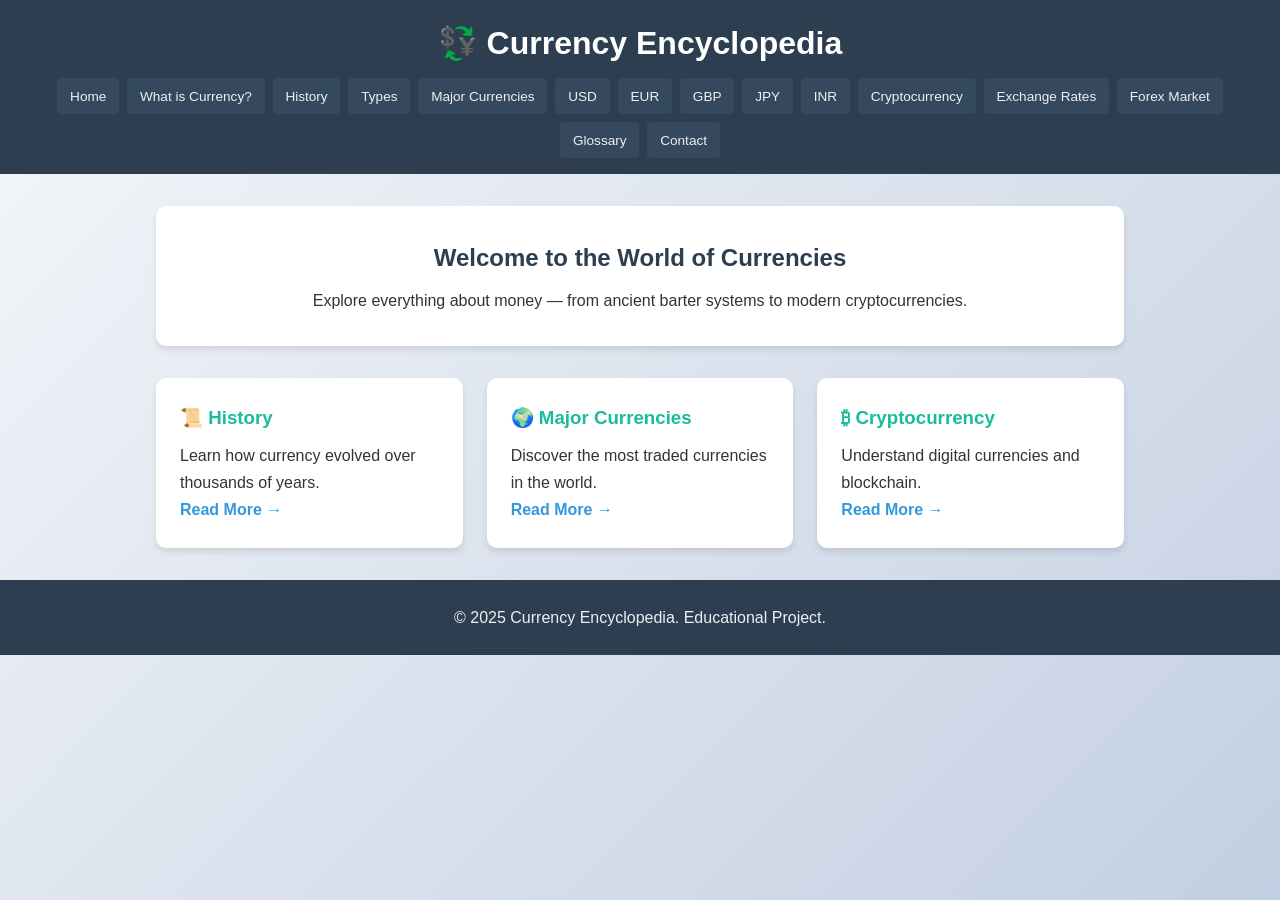
<file: index.html>
<!DOCTYPE html>
<html lang="en">
<head>
  <meta charset="UTF-8">
  <meta name="viewport" content="width=device-width, initial-scale=1.0">
  <title>Currency Encyclopedia</title>
  <link rel="stylesheet" href="style.css">
</head>
<body>
  <header>
    <h1>💱 Currency Encyclopedia</h1>
    <nav>
      <a href="index.html">Home</a>
      <a href="what-is-currency.html">What is Currency?</a>
      <a href="history.html">History</a>
      <a href="types.html">Types</a>
      <a href="major-currencies.html">Major Currencies</a>
      <a href="usd.html">USD</a>
      <a href="eur.html">EUR</a>
      <a href="gbp.html">GBP</a>
      <a href="jpy.html">JPY</a>
      <a href="inr.html">INR</a>
      <a href="crypto.html">Cryptocurrency</a>
      <a href="exchange.html">Exchange Rates</a>
      <a href="forex.html">Forex Market</a>
      <a href="glossary.html">Glossary</a>
      <a href="contact.html">Contact</a>
    </nav>
  </header>

  <main>
    <section class="hero">
      <h2>Welcome to the World of Currencies</h2>
      <p>Explore everything about money — from ancient barter systems to modern cryptocurrencies.</p>
    </section>

    <section class="cards">
      <div class="card">
        <h3>📜 History</h3>
        <p>Learn how currency evolved over thousands of years.</p>
        <a href="history.html">Read More →</a>
      </div>
      <div class="card">
        <h3>🌍 Major Currencies</h3>
        <p>Discover the most traded currencies in the world.</p>
        <a href="major-currencies.html">Read More →</a>
      </div>
      <div class="card">
        <h3>₿ Cryptocurrency</h3>
        <p>Understand digital currencies and blockchain.</p>
        <a href="crypto.html">Read More →</a>
      </div>
    </section>
  </main>

  <footer>
    <p>&copy; 2025 Currency Encyclopedia. Educational Project.</p>
  </footer>
</body>
</html>
</file>
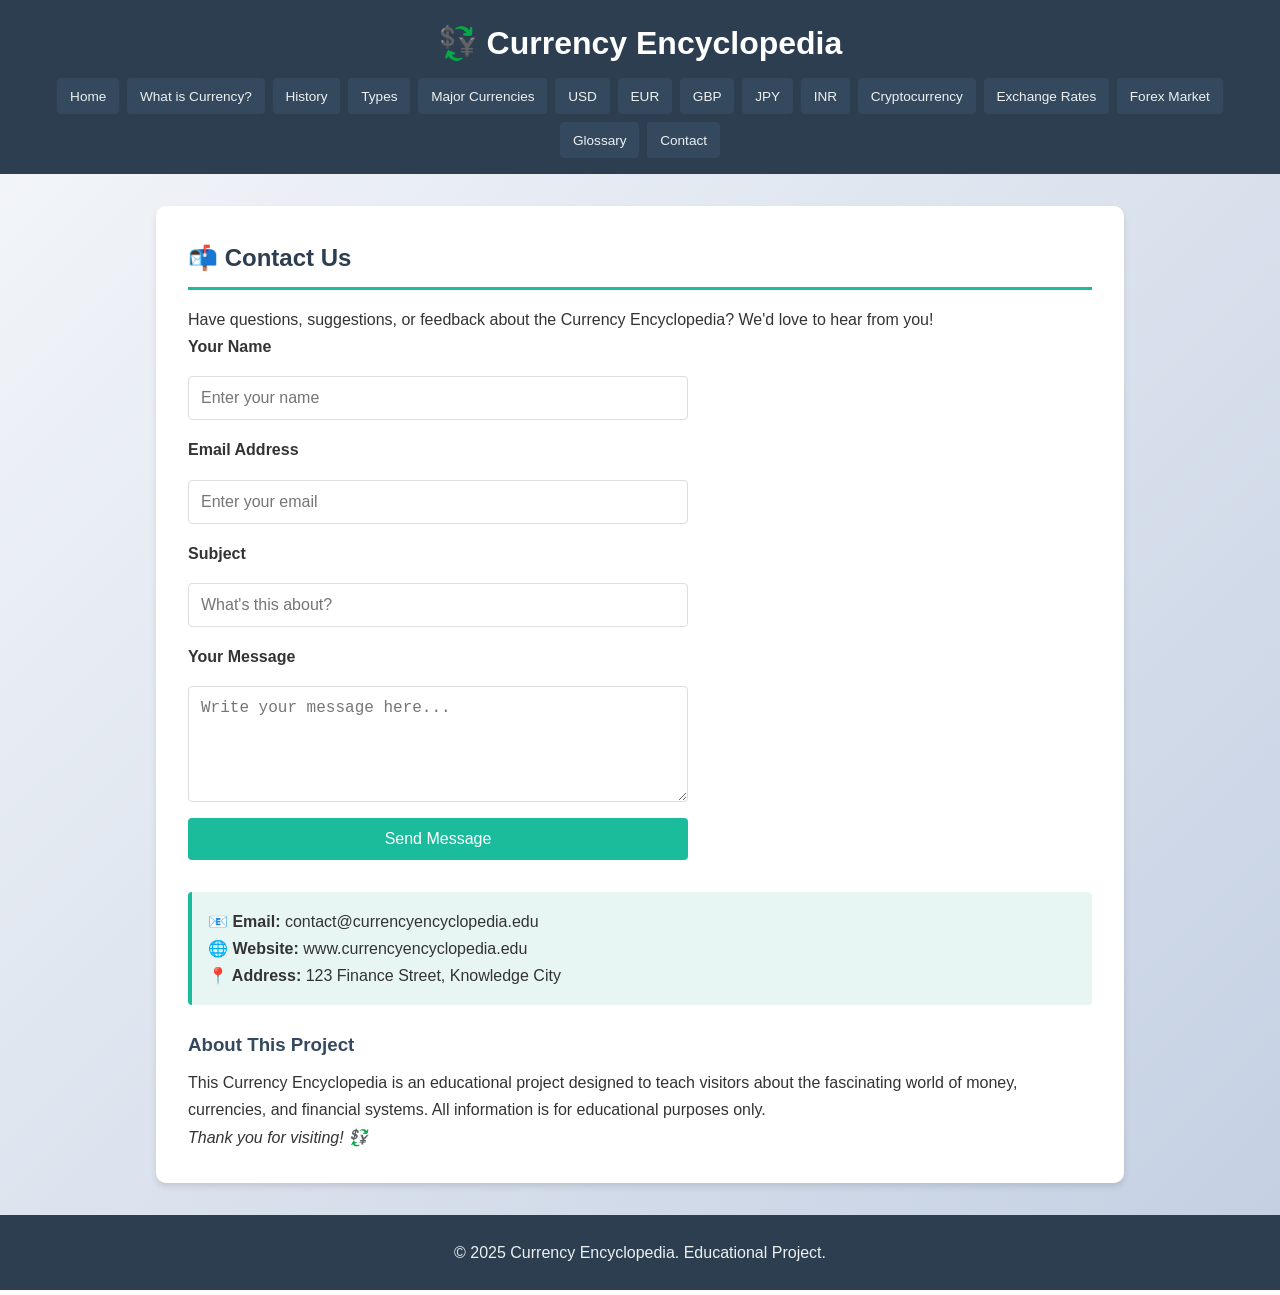
<file: contact.html>
<!DOCTYPE html>
<html lang="en">
<head>
  <meta charset="UTF-8">
  <meta name="viewport" content="width=device-width, initial-scale=1.0">
  <title>Contact | Currency Encyclopedia</title>
  <link rel="stylesheet" href="style.css">
</head>
<body>
  <header>
    <h1>💱 Currency Encyclopedia</h1>
    <nav>
      <a href="index.html">Home</a>
      <a href="what-is-currency.html">What is Currency?</a>
      <a href="history.html">History</a>
      <a href="types.html">Types</a>
      <a href="major-currencies.html">Major Currencies</a>
      <a href="usd.html">USD</a>
      <a href="eur.html">EUR</a>
      <a href="gbp.html">GBP</a>
      <a href="jpy.html">JPY</a>
      <a href="inr.html">INR</a>
      <a href="crypto.html">Cryptocurrency</a>
      <a href="exchange.html">Exchange Rates</a>
      <a href="forex.html">Forex Market</a>
      <a href="glossary.html">Glossary</a>
      <a href="contact.html">Contact</a>
    </nav>
  </header>

  <main>
    <article>
      <h2>📬 Contact Us</h2>

      <p>Have questions, suggestions, or feedback about the Currency Encyclopedia? We'd love to hear from you!</p>

      <form action="#" method="POST">
        <label for="name">Your Name</label>
        <input type="text" id="name" name="name" placeholder="Enter your name" required>

        <label for="email">Email Address</label>
        <input type="email" id="email" name="email" placeholder="Enter your email" required>

        <label for="subject">Subject</label>
        <input type="text" id="subject" name="subject" placeholder="What's this about?">

        <label for="message">Your Message</label>
        <textarea id="message" name="message" rows="5" placeholder="Write your message here..." required></textarea>

        <button type="submit">Send Message</button>
      </form>

      <div class="info-box" style="margin-top: 2rem;">
        <strong>📧 Email:</strong> contact@currencyencyclopedia.edu<br>
        <strong>🌐 Website:</strong> www.currencyencyclopedia.edu<br>
        <strong>📍 Address:</strong> 123 Finance Street, Knowledge City
      </div>

      <h3>About This Project</h3>
      <p>This Currency Encyclopedia is an educational project designed to teach visitors about the fascinating world of money, currencies, and financial systems. All information is for educational purposes only.</p>

      <p><em>Thank you for visiting! 💱</em></p>
    </article>
  </main>

  <footer>
    <p>&copy; 2025 Currency Encyclopedia. Educational Project.</p>
  </footer>
</body>
</html>
</file>
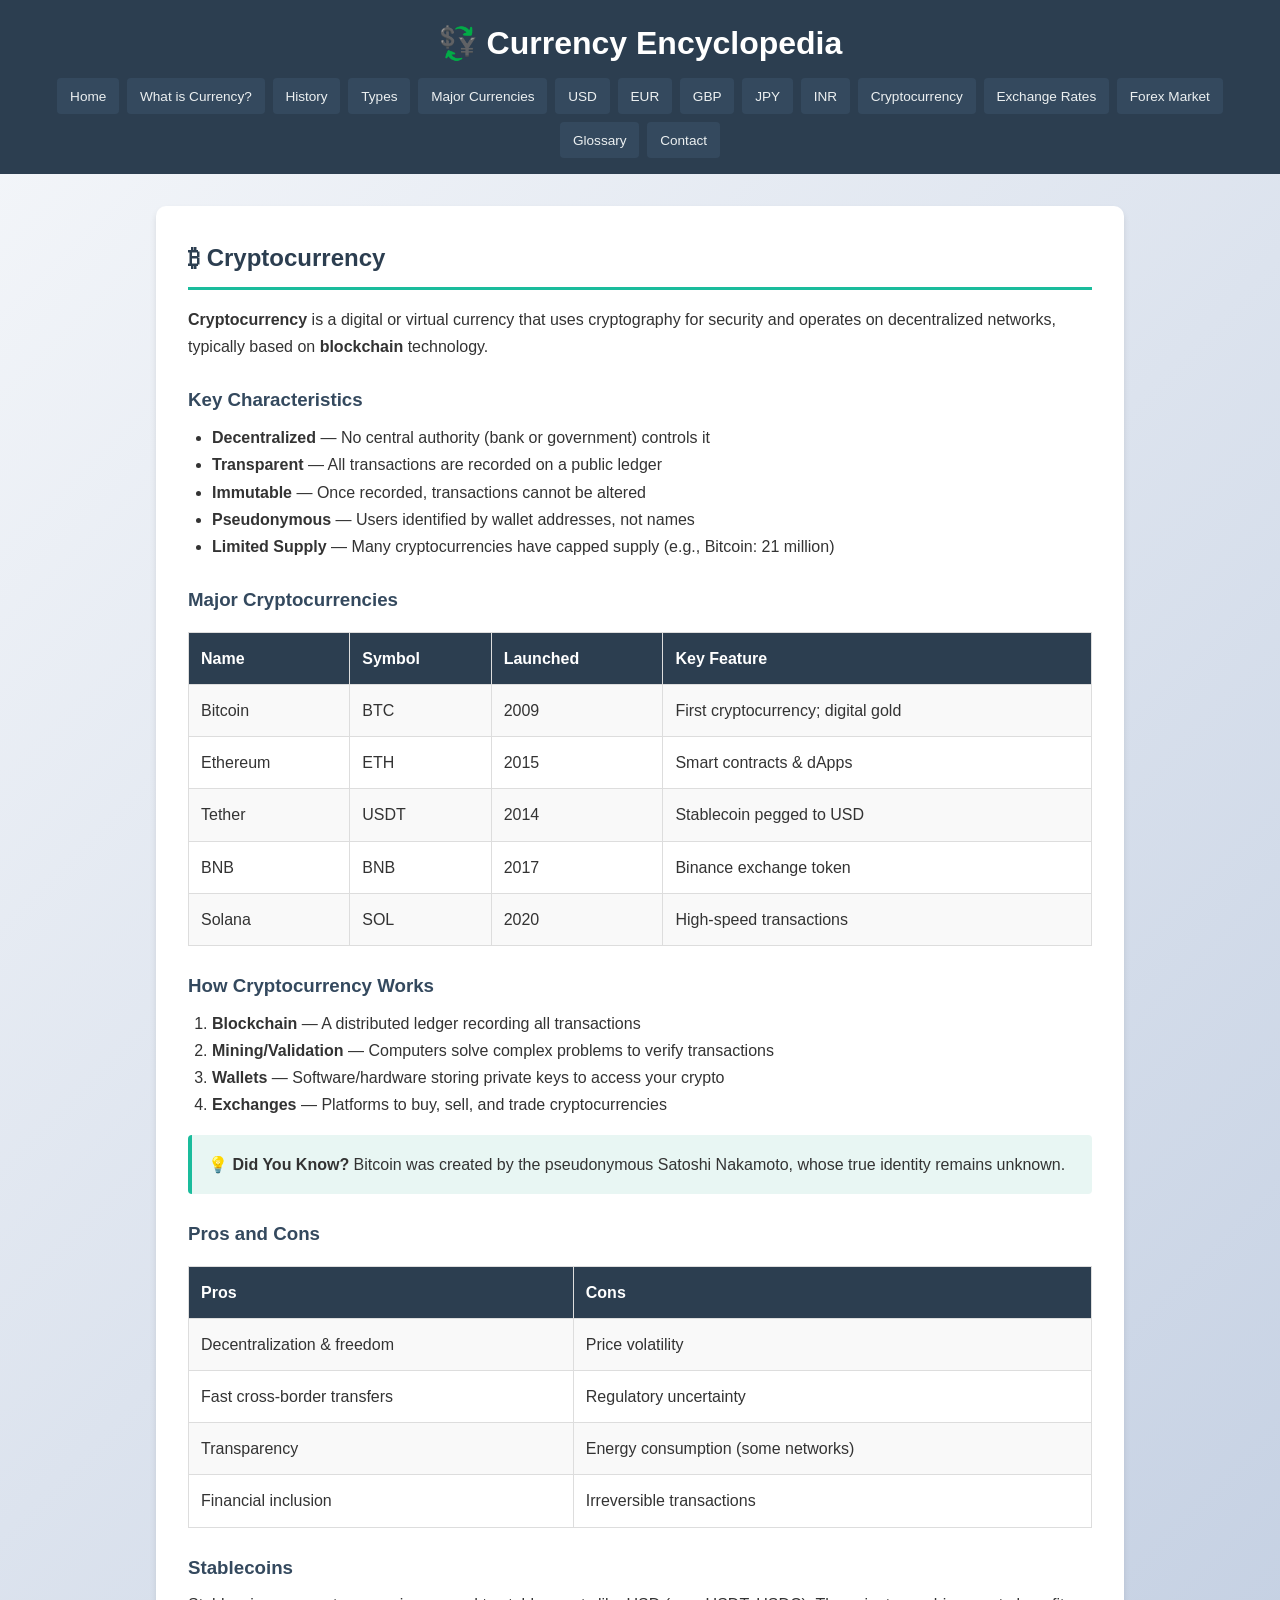
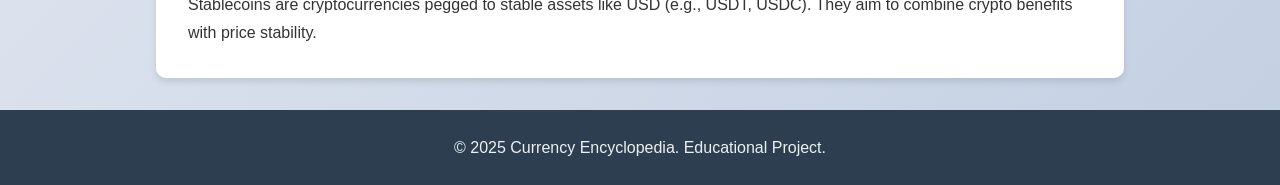
<file: crypto.html>
<!DOCTYPE html>
<html lang="en">
<head>
  <meta charset="UTF-8">
  <meta name="viewport" content="width=device-width, initial-scale=1.0">
  <title>Cryptocurrency | Currency Encyclopedia</title>
  <link rel="stylesheet" href="style.css">
</head>
<body>
  <header>
    <h1>💱 Currency Encyclopedia</h1>
    <nav>
      <a href="index.html">Home</a>
      <a href="what-is-currency.html">What is Currency?</a>
      <a href="history.html">History</a>
      <a href="types.html">Types</a>
      <a href="major-currencies.html">Major Currencies</a>
      <a href="usd.html">USD</a>
      <a href="eur.html">EUR</a>
      <a href="gbp.html">GBP</a>
      <a href="jpy.html">JPY</a>
      <a href="inr.html">INR</a>
      <a href="crypto.html">Cryptocurrency</a>
      <a href="exchange.html">Exchange Rates</a>
      <a href="forex.html">Forex Market</a>
      <a href="glossary.html">Glossary</a>
      <a href="contact.html">Contact</a>
    </nav>
  </header>

  <main>
    <article>
      <h2>₿ Cryptocurrency</h2>

      <p><strong>Cryptocurrency</strong> is a digital or virtual currency that uses cryptography for security and operates on decentralized networks, typically based on <strong>blockchain</strong> technology.</p>

      <h3>Key Characteristics</h3>
      <ul>
        <li><strong>Decentralized</strong> — No central authority (bank or government) controls it</li>
        <li><strong>Transparent</strong> — All transactions are recorded on a public ledger</li>
        <li><strong>Immutable</strong> — Once recorded, transactions cannot be altered</li>
        <li><strong>Pseudonymous</strong> — Users identified by wallet addresses, not names</li>
        <li><strong>Limited Supply</strong> — Many cryptocurrencies have capped supply (e.g., Bitcoin: 21 million)</li>
      </ul>

      <h3>Major Cryptocurrencies</h3>
      <table>
        <tr>
          <th>Name</th>
          <th>Symbol</th>
          <th>Launched</th>
          <th>Key Feature</th>
        </tr>
        <tr>
          <td>Bitcoin</td>
          <td>BTC</td>
          <td>2009</td>
          <td>First cryptocurrency; digital gold</td>
        </tr>
        <tr>
          <td>Ethereum</td>
          <td>ETH</td>
          <td>2015</td>
          <td>Smart contracts & dApps</td>
        </tr>
        <tr>
          <td>Tether</td>
          <td>USDT</td>
          <td>2014</td>
          <td>Stablecoin pegged to USD</td>
        </tr>
        <tr>
          <td>BNB</td>
          <td>BNB</td>
          <td>2017</td>
          <td>Binance exchange token</td>
        </tr>
        <tr>
          <td>Solana</td>
          <td>SOL</td>
          <td>2020</td>
          <td>High-speed transactions</td>
        </tr>
      </table>

      <h3>How Cryptocurrency Works</h3>
      <ol>
        <li><strong>Blockchain</strong> — A distributed ledger recording all transactions</li>
        <li><strong>Mining/Validation</strong> — Computers solve complex problems to verify transactions</li>
        <li><strong>Wallets</strong> — Software/hardware storing private keys to access your crypto</li>
        <li><strong>Exchanges</strong> — Platforms to buy, sell, and trade cryptocurrencies</li>
      </ol>

      <div class="info-box">
        <strong>💡 Did You Know?</strong> Bitcoin was created by the pseudonymous Satoshi Nakamoto, whose true identity remains unknown.
      </div>

      <h3>Pros and Cons</h3>
      <table>
        <tr><th>Pros</th><th>Cons</th></tr>
        <tr><td>Decentralization & freedom</td><td>Price volatility</td></tr>
        <tr><td>Fast cross-border transfers</td><td>Regulatory uncertainty</td></tr>
        <tr><td>Transparency</td><td>Energy consumption (some networks)</td></tr>
        <tr><td>Financial inclusion</td><td>Irreversible transactions</td></tr>
      </table>

      <h3>Stablecoins</h3>
      <p>Stablecoins are cryptocurrencies pegged to stable assets like USD (e.g., USDT, USDC). They aim to combine crypto benefits with price stability.</p>
    </article>
  </main>

  <footer>
    <p>&copy; 2025 Currency Encyclopedia. Educational Project.</p>
  </footer>
</body>
</html>
</file>
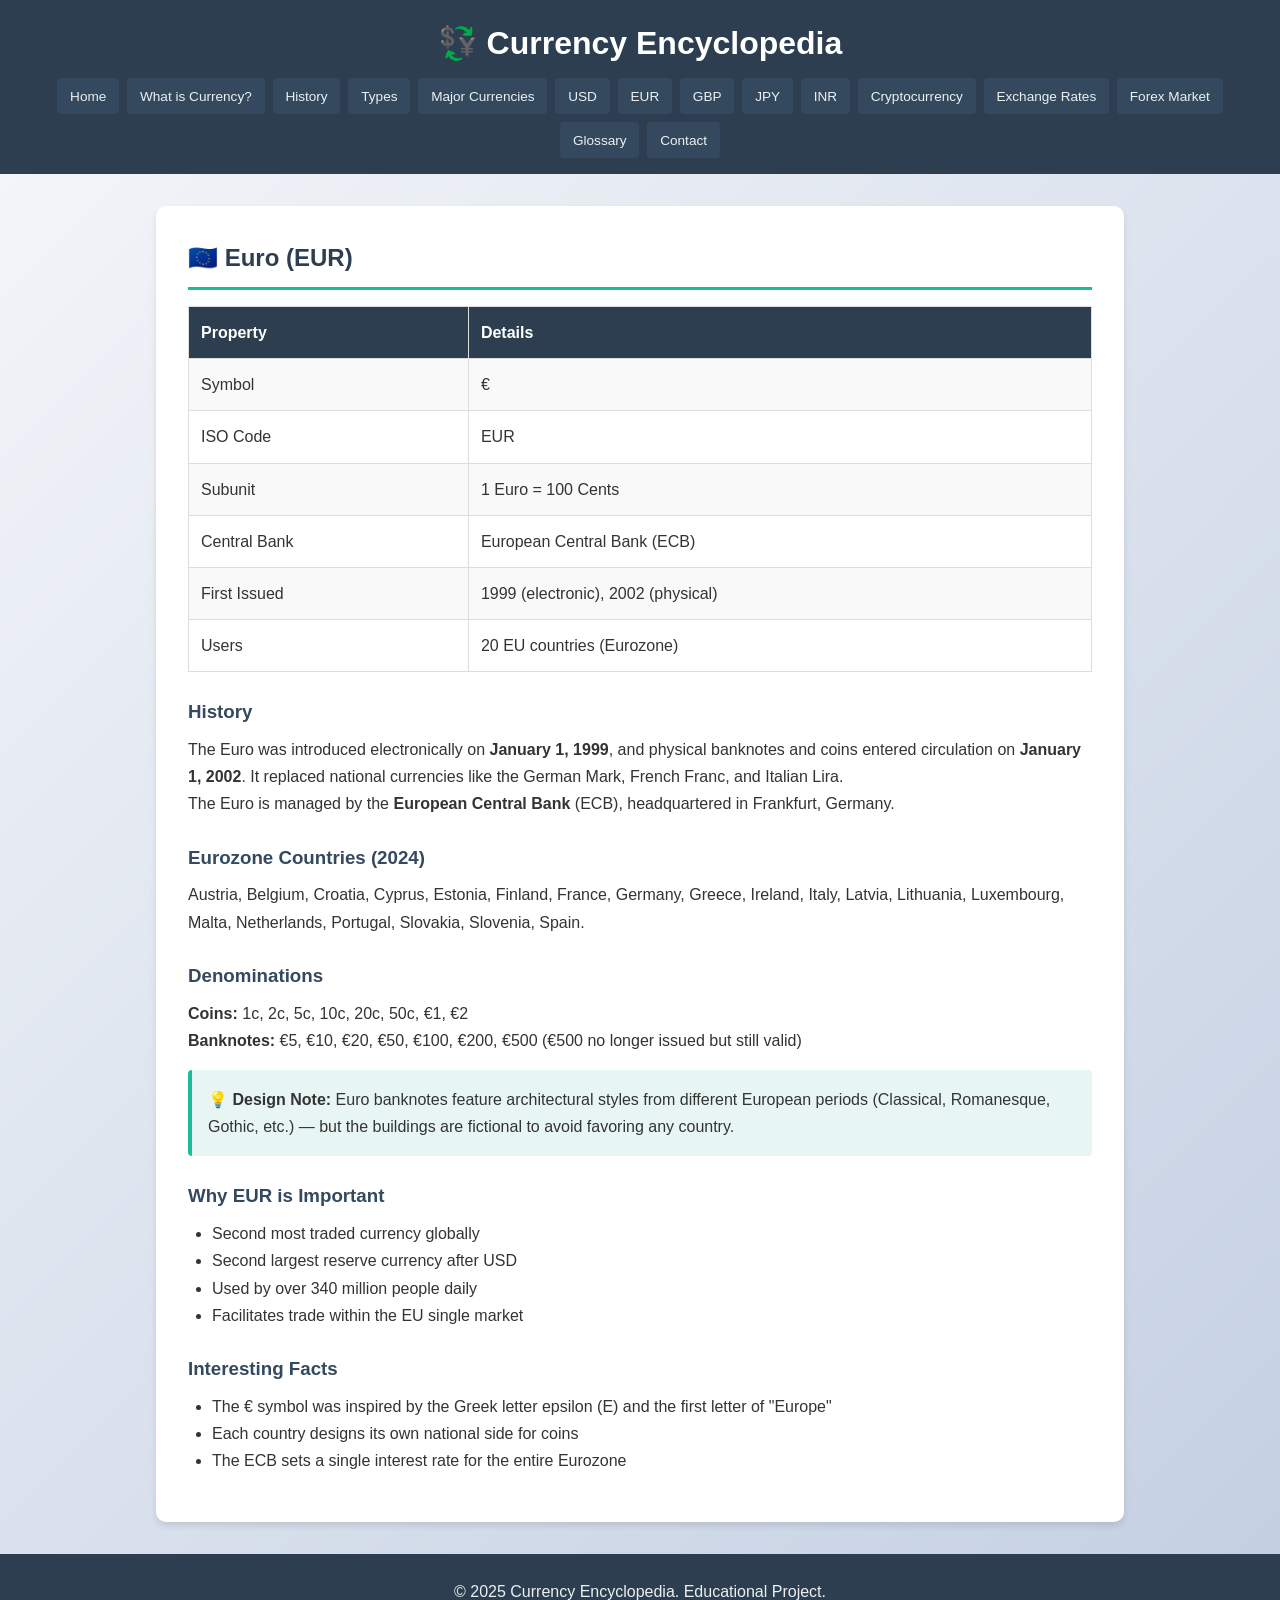
<file: eur.html>
<!DOCTYPE html>
<html lang="en">
<head>
  <meta charset="UTF-8">
  <meta name="viewport" content="width=device-width, initial-scale=1.0">
  <title>Euro (EUR) | Currency Encyclopedia</title>
  <link rel="stylesheet" href="style.css">
</head>
<body>
  <header>
    <h1>💱 Currency Encyclopedia</h1>
    <nav>
      <a href="index.html">Home</a>
      <a href="what-is-currency.html">What is Currency?</a>
      <a href="history.html">History</a>
      <a href="types.html">Types</a>
      <a href="major-currencies.html">Major Currencies</a>
      <a href="usd.html">USD</a>
      <a href="eur.html">EUR</a>
      <a href="gbp.html">GBP</a>
      <a href="jpy.html">JPY</a>
      <a href="inr.html">INR</a>
      <a href="crypto.html">Cryptocurrency</a>
      <a href="exchange.html">Exchange Rates</a>
      <a href="forex.html">Forex Market</a>
      <a href="glossary.html">Glossary</a>
      <a href="contact.html">Contact</a>
    </nav>
  </header>

  <main>
    <article>
      <h2>🇪🇺 Euro (EUR)</h2>
      
      <table>
        <tr><th>Property</th><th>Details</th></tr>
        <tr><td>Symbol</td><td>€</td></tr>
        <tr><td>ISO Code</td><td>EUR</td></tr>
        <tr><td>Subunit</td><td>1 Euro = 100 Cents</td></tr>
        <tr><td>Central Bank</td><td>European Central Bank (ECB)</td></tr>
        <tr><td>First Issued</td><td>1999 (electronic), 2002 (physical)</td></tr>
        <tr><td>Users</td><td>20 EU countries (Eurozone)</td></tr>
      </table>

      <h3>History</h3>
      <p>The Euro was introduced electronically on <strong>January 1, 1999</strong>, and physical banknotes and coins entered circulation on <strong>January 1, 2002</strong>. It replaced national currencies like the German Mark, French Franc, and Italian Lira.</p>

      <p>The Euro is managed by the <strong>European Central Bank</strong> (ECB), headquartered in Frankfurt, Germany.</p>

      <h3>Eurozone Countries (2024)</h3>
      <p>Austria, Belgium, Croatia, Cyprus, Estonia, Finland, France, Germany, Greece, Ireland, Italy, Latvia, Lithuania, Luxembourg, Malta, Netherlands, Portugal, Slovakia, Slovenia, Spain.</p>

      <h3>Denominations</h3>
      <p><strong>Coins:</strong> 1c, 2c, 5c, 10c, 20c, 50c, €1, €2</p>
      <p><strong>Banknotes:</strong> €5, €10, €20, €50, €100, €200, €500 (€500 no longer issued but still valid)</p>

      <div class="info-box">
        <strong>💡 Design Note:</strong> Euro banknotes feature architectural styles from different European periods (Classical, Romanesque, Gothic, etc.) — but the buildings are fictional to avoid favoring any country.
      </div>

      <h3>Why EUR is Important</h3>
      <ul>
        <li>Second most traded currency globally</li>
        <li>Second largest reserve currency after USD</li>
        <li>Used by over 340 million people daily</li>
        <li>Facilitates trade within the EU single market</li>
      </ul>

      <h3>Interesting Facts</h3>
      <ul>
        <li>The € symbol was inspired by the Greek letter epsilon (Ε) and the first letter of "Europe"</li>
        <li>Each country designs its own national side for coins</li>
        <li>The ECB sets a single interest rate for the entire Eurozone</li>
      </ul>
    </article>
  </main>

  <footer>
    <p>&copy; 2025 Currency Encyclopedia. Educational Project.</p>
  </footer>
</body>
</html>
</file>
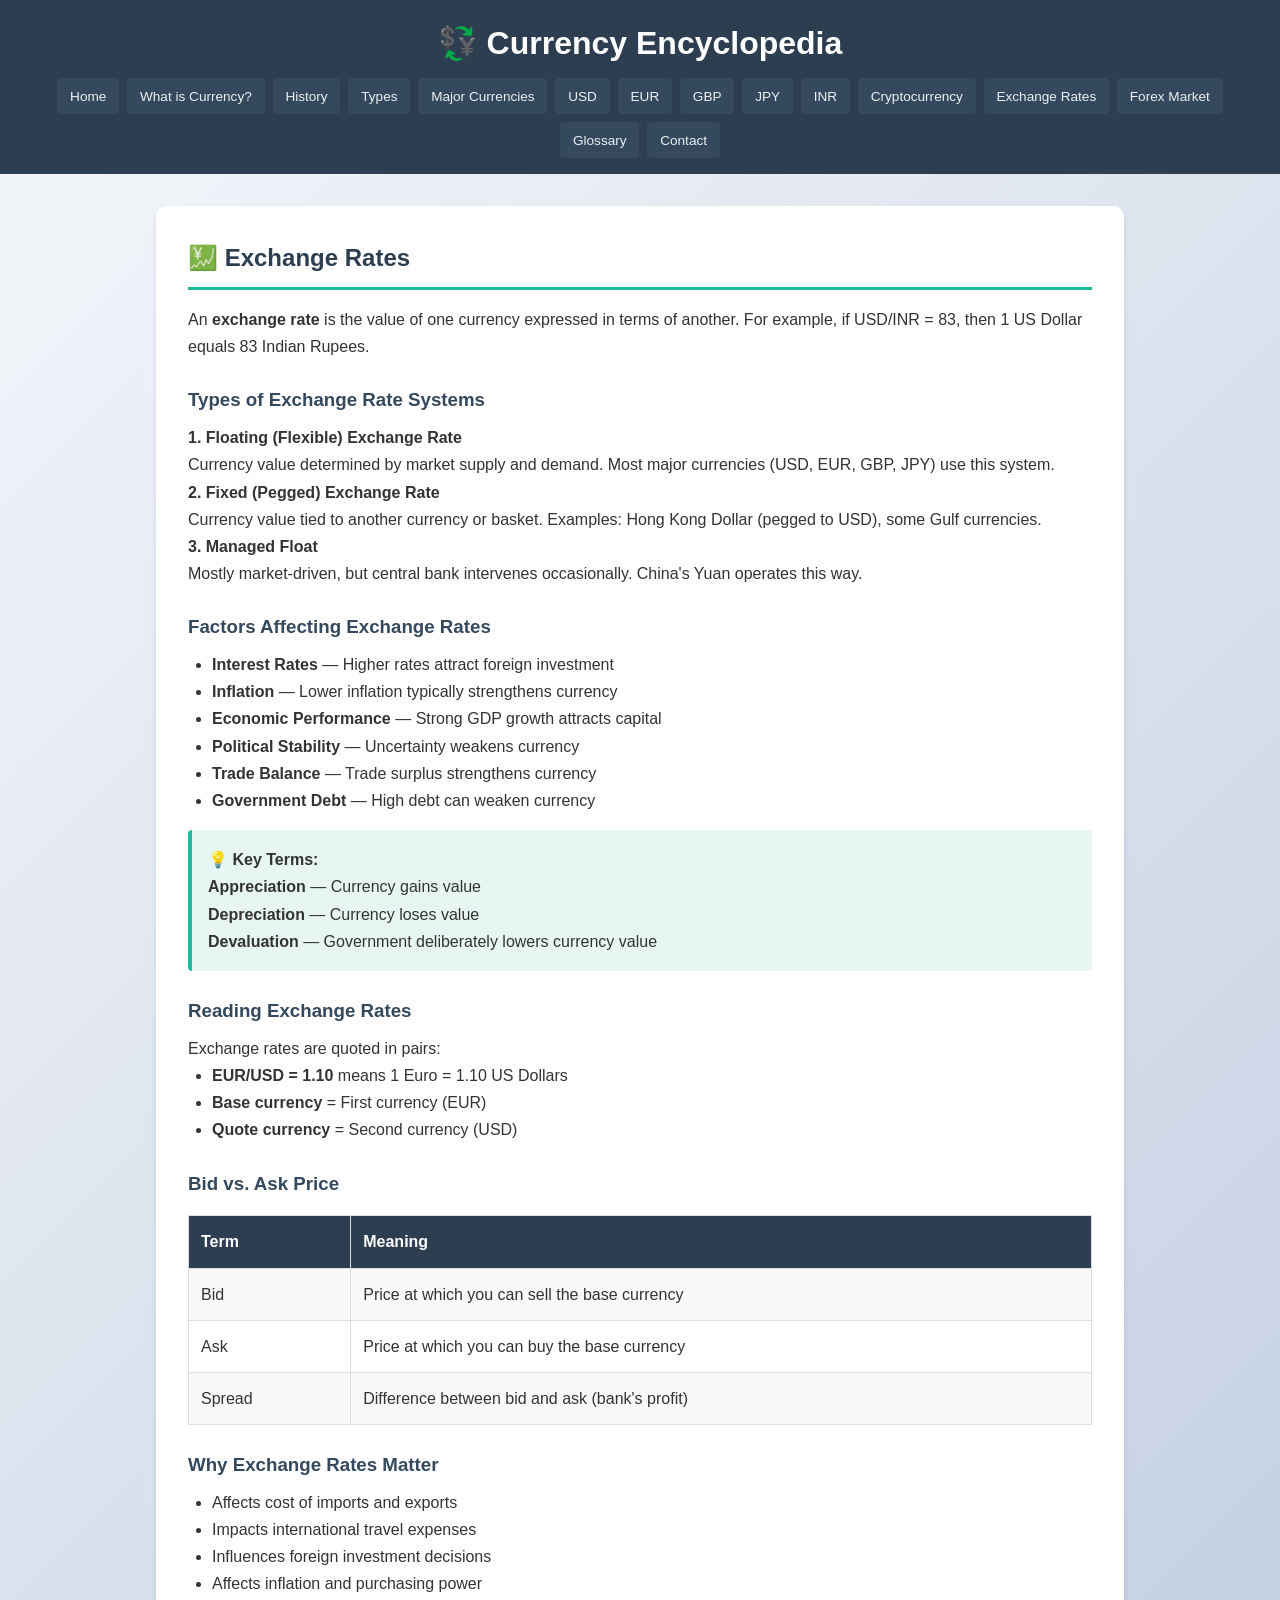
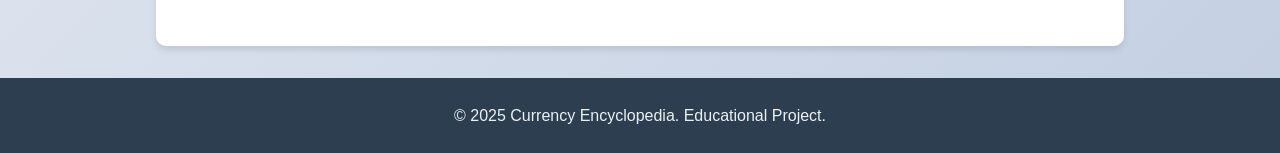
<file: exchange.html>
<!DOCTYPE html>
<html lang="en">
<head>
  <meta charset="UTF-8">
  <meta name="viewport" content="width=device-width, initial-scale=1.0">
  <title>Exchange Rates | Currency Encyclopedia</title>
  <link rel="stylesheet" href="style.css">
</head>
<body>
  <header>
    <h1>💱 Currency Encyclopedia</h1>
    <nav>
      <a href="index.html">Home</a>
      <a href="what-is-currency.html">What is Currency?</a>
      <a href="history.html">History</a>
      <a href="types.html">Types</a>
      <a href="major-currencies.html">Major Currencies</a>
      <a href="usd.html">USD</a>
      <a href="eur.html">EUR</a>
      <a href="gbp.html">GBP</a>
      <a href="jpy.html">JPY</a>
      <a href="inr.html">INR</a>
      <a href="crypto.html">Cryptocurrency</a>
      <a href="exchange.html">Exchange Rates</a>
      <a href="forex.html">Forex Market</a>
      <a href="glossary.html">Glossary</a>
      <a href="contact.html">Contact</a>
    </nav>
  </header>

  <main>
    <article>
      <h2>💹 Exchange Rates</h2>

      <p>An <strong>exchange rate</strong> is the value of one currency expressed in terms of another. For example, if USD/INR = 83, then 1 US Dollar equals 83 Indian Rupees.</p>

      <h3>Types of Exchange Rate Systems</h3>
      
      <h4>1. Floating (Flexible) Exchange Rate</h4>
      <p>Currency value determined by market supply and demand. Most major currencies (USD, EUR, GBP, JPY) use this system.</p>

      <h4>2. Fixed (Pegged) Exchange Rate</h4>
      <p>Currency value tied to another currency or basket. Examples: Hong Kong Dollar (pegged to USD), some Gulf currencies.</p>

      <h4>3. Managed Float</h4>
      <p>Mostly market-driven, but central bank intervenes occasionally. China's Yuan operates this way.</p>

      <h3>Factors Affecting Exchange Rates</h3>
      <ul>
        <li><strong>Interest Rates</strong> — Higher rates attract foreign investment</li>
        <li><strong>Inflation</strong> — Lower inflation typically strengthens currency</li>
        <li><strong>Economic Performance</strong> — Strong GDP growth attracts capital</li>
        <li><strong>Political Stability</strong> — Uncertainty weakens currency</li>
        <li><strong>Trade Balance</strong> — Trade surplus strengthens currency</li>
        <li><strong>Government Debt</strong> — High debt can weaken currency</li>
      </ul>

      <div class="info-box">
        <strong>💡 Key Terms:</strong><br>
        <strong>Appreciation</strong> — Currency gains value<br>
        <strong>Depreciation</strong> — Currency loses value<br>
        <strong>Devaluation</strong> — Government deliberately lowers currency value
      </div>

      <h3>Reading Exchange Rates</h3>
      <p>Exchange rates are quoted in pairs:</p>
      <ul>
        <li><strong>EUR/USD = 1.10</strong> means 1 Euro = 1.10 US Dollars</li>
        <li><strong>Base currency</strong> = First currency (EUR)</li>
        <li><strong>Quote currency</strong> = Second currency (USD)</li>
      </ul>

      <h3>Bid vs. Ask Price</h3>
      <table>
        <tr><th>Term</th><th>Meaning</th></tr>
        <tr><td>Bid</td><td>Price at which you can sell the base currency</td></tr>
        <tr><td>Ask</td><td>Price at which you can buy the base currency</td></tr>
        <tr><td>Spread</td><td>Difference between bid and ask (bank's profit)</td></tr>
      </table>

      <h3>Why Exchange Rates Matter</h3>
      <ul>
        <li>Affects cost of imports and exports</li>
        <li>Impacts international travel expenses</li>
        <li>Influences foreign investment decisions</li>
        <li>Affects inflation and purchasing power</li>
      </ul>
    </article>
  </main>

  <footer>
    <p>&copy; 2025 Currency Encyclopedia. Educational Project.</p>
  </footer>
</body>
</html>
</file>
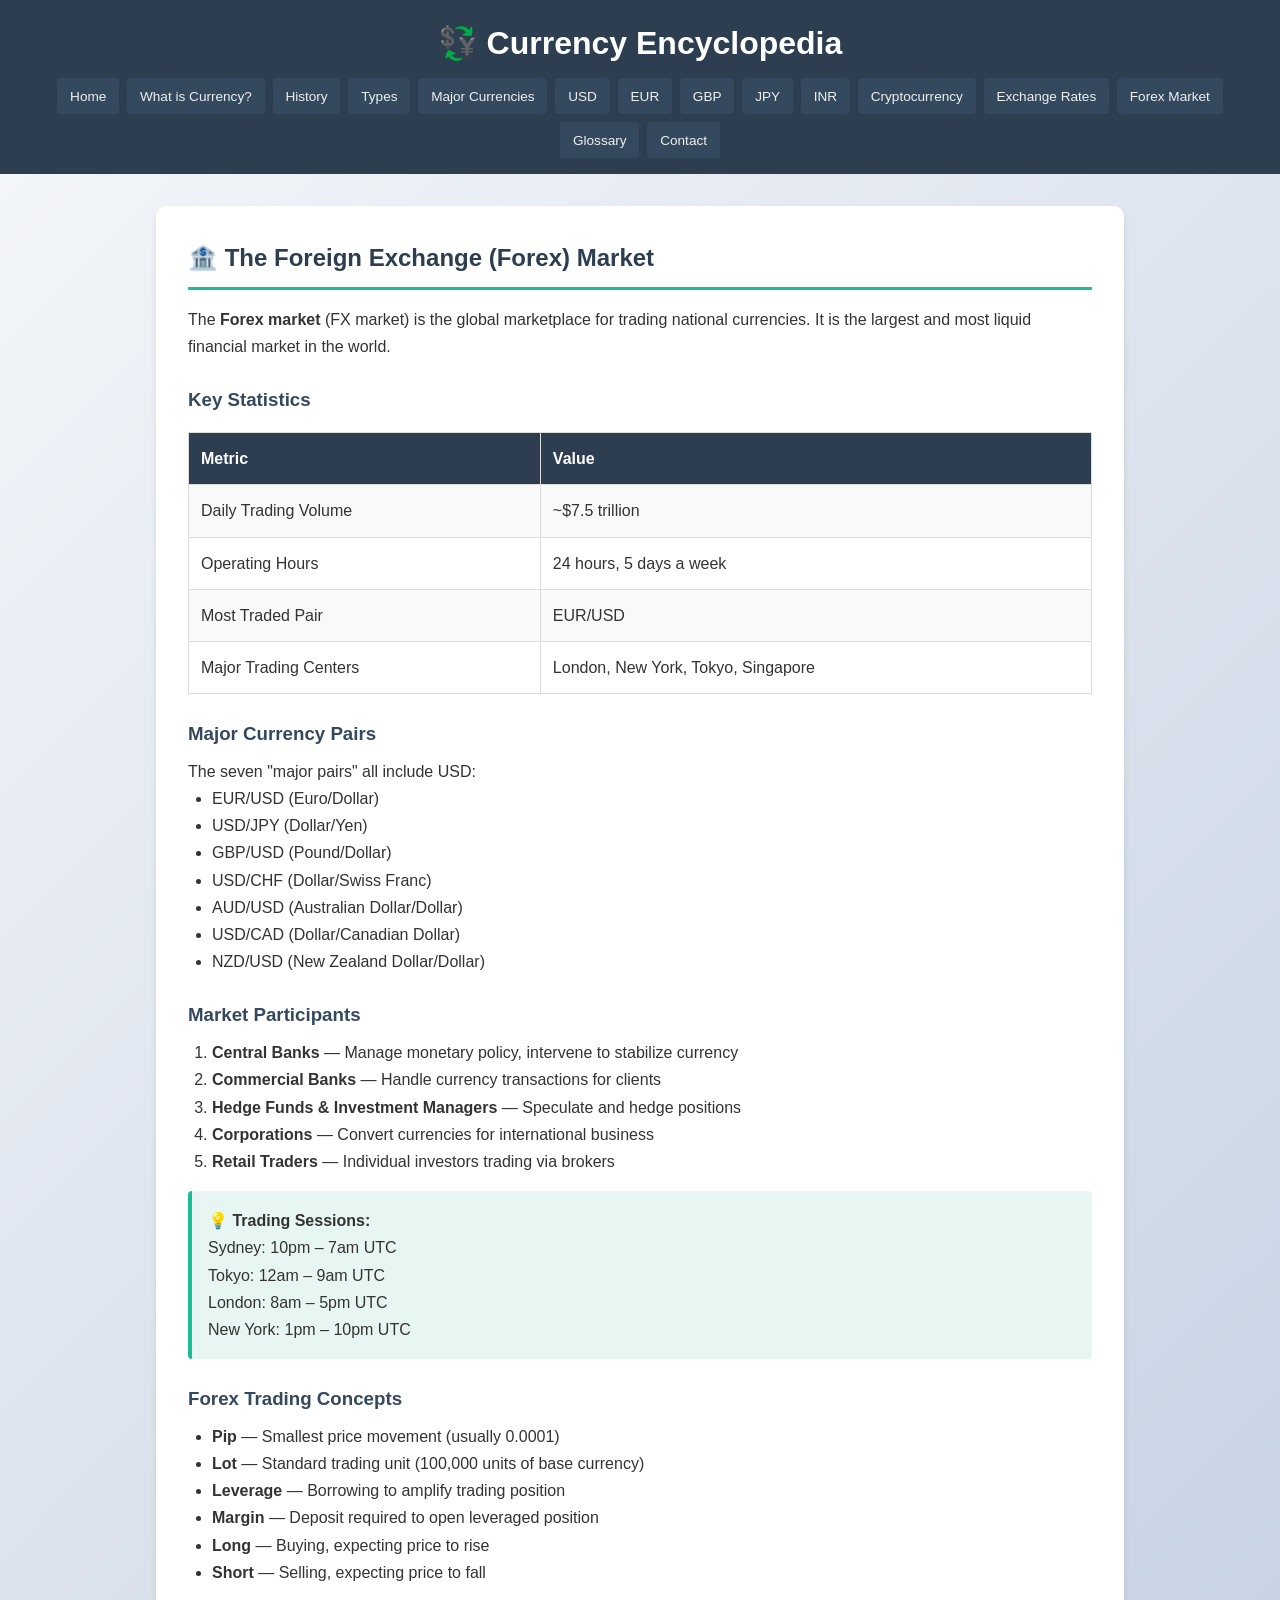
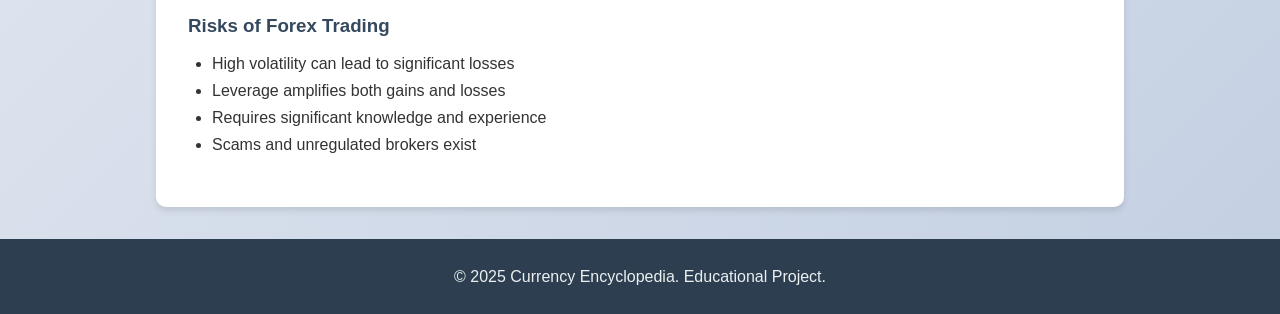
<file: forex.html>
<!DOCTYPE html>
<html lang="en">
<head>
  <meta charset="UTF-8">
  <meta name="viewport" content="width=device-width, initial-scale=1.0">
  <title>Forex Market | Currency Encyclopedia</title>
  <link rel="stylesheet" href="style.css">
</head>
<body>
  <header>
    <h1>💱 Currency Encyclopedia</h1>
    <nav>
      <a href="index.html">Home</a>
      <a href="what-is-currency.html">What is Currency?</a>
      <a href="history.html">History</a>
      <a href="types.html">Types</a>
      <a href="major-currencies.html">Major Currencies</a>
      <a href="usd.html">USD</a>
      <a href="eur.html">EUR</a>
      <a href="gbp.html">GBP</a>
      <a href="jpy.html">JPY</a>
      <a href="inr.html">INR</a>
      <a href="crypto.html">Cryptocurrency</a>
      <a href="exchange.html">Exchange Rates</a>
      <a href="forex.html">Forex Market</a>
      <a href="glossary.html">Glossary</a>
      <a href="contact.html">Contact</a>
    </nav>
  </header>

  <main>
    <article>
      <h2>🏦 The Foreign Exchange (Forex) Market</h2>

      <p>The <strong>Forex market</strong> (FX market) is the global marketplace for trading national currencies. It is the largest and most liquid financial market in the world.</p>

      <h3>Key Statistics</h3>
      <table>
        <tr><th>Metric</th><th>Value</th></tr>
        <tr><td>Daily Trading Volume</td><td>~$7.5 trillion</td></tr>
        <tr><td>Operating Hours</td><td>24 hours, 5 days a week</td></tr>
        <tr><td>Most Traded Pair</td><td>EUR/USD</td></tr>
        <tr><td>Major Trading Centers</td><td>London, New York, Tokyo, Singapore</td></tr>
      </table>

      <h3>Major Currency Pairs</h3>
      <p>The seven "major pairs" all include USD:</p>
      <ul>
        <li>EUR/USD (Euro/Dollar)</li>
        <li>USD/JPY (Dollar/Yen)</li>
        <li>GBP/USD (Pound/Dollar)</li>
        <li>USD/CHF (Dollar/Swiss Franc)</li>
        <li>AUD/USD (Australian Dollar/Dollar)</li>
        <li>USD/CAD (Dollar/Canadian Dollar)</li>
        <li>NZD/USD (New Zealand Dollar/Dollar)</li>
      </ul>

      <h3>Market Participants</h3>
      <ol>
        <li><strong>Central Banks</strong> — Manage monetary policy, intervene to stabilize currency</li>
        <li><strong>Commercial Banks</strong> — Handle currency transactions for clients</li>
        <li><strong>Hedge Funds & Investment Managers</strong> — Speculate and hedge positions</li>
        <li><strong>Corporations</strong> — Convert currencies for international business</li>
        <li><strong>Retail Traders</strong> — Individual investors trading via brokers</li>
      </ol>

      <div class="info-box">
        <strong>💡 Trading Sessions:</strong><br>
        Sydney: 10pm – 7am UTC<br>
        Tokyo: 12am – 9am UTC<br>
        London: 8am – 5pm UTC<br>
        New York: 1pm – 10pm UTC
      </div>

      <h3>Forex Trading Concepts</h3>
      <ul>
        <li><strong>Pip</strong> — Smallest price movement (usually 0.0001)</li>
        <li><strong>Lot</strong> — Standard trading unit (100,000 units of base currency)</li>
        <li><strong>Leverage</strong> — Borrowing to amplify trading position</li>
        <li><strong>Margin</strong> — Deposit required to open leveraged position</li>
        <li><strong>Long</strong> — Buying, expecting price to rise</li>
        <li><strong>Short</strong> — Selling, expecting price to fall</li>
      </ul>

      <h3>Risks of Forex Trading</h3>
      <ul>
        <li>High volatility can lead to significant losses</li>
        <li>Leverage amplifies both gains and losses</li>
        <li>Requires significant knowledge and experience</li>
        <li>Scams and unregulated brokers exist</li>
      </ul>
    </article>
  </main>

  <footer>
    <p>&copy; 2025 Currency Encyclopedia. Educational Project.</p>
  </footer>
</body>
</html>
</file>
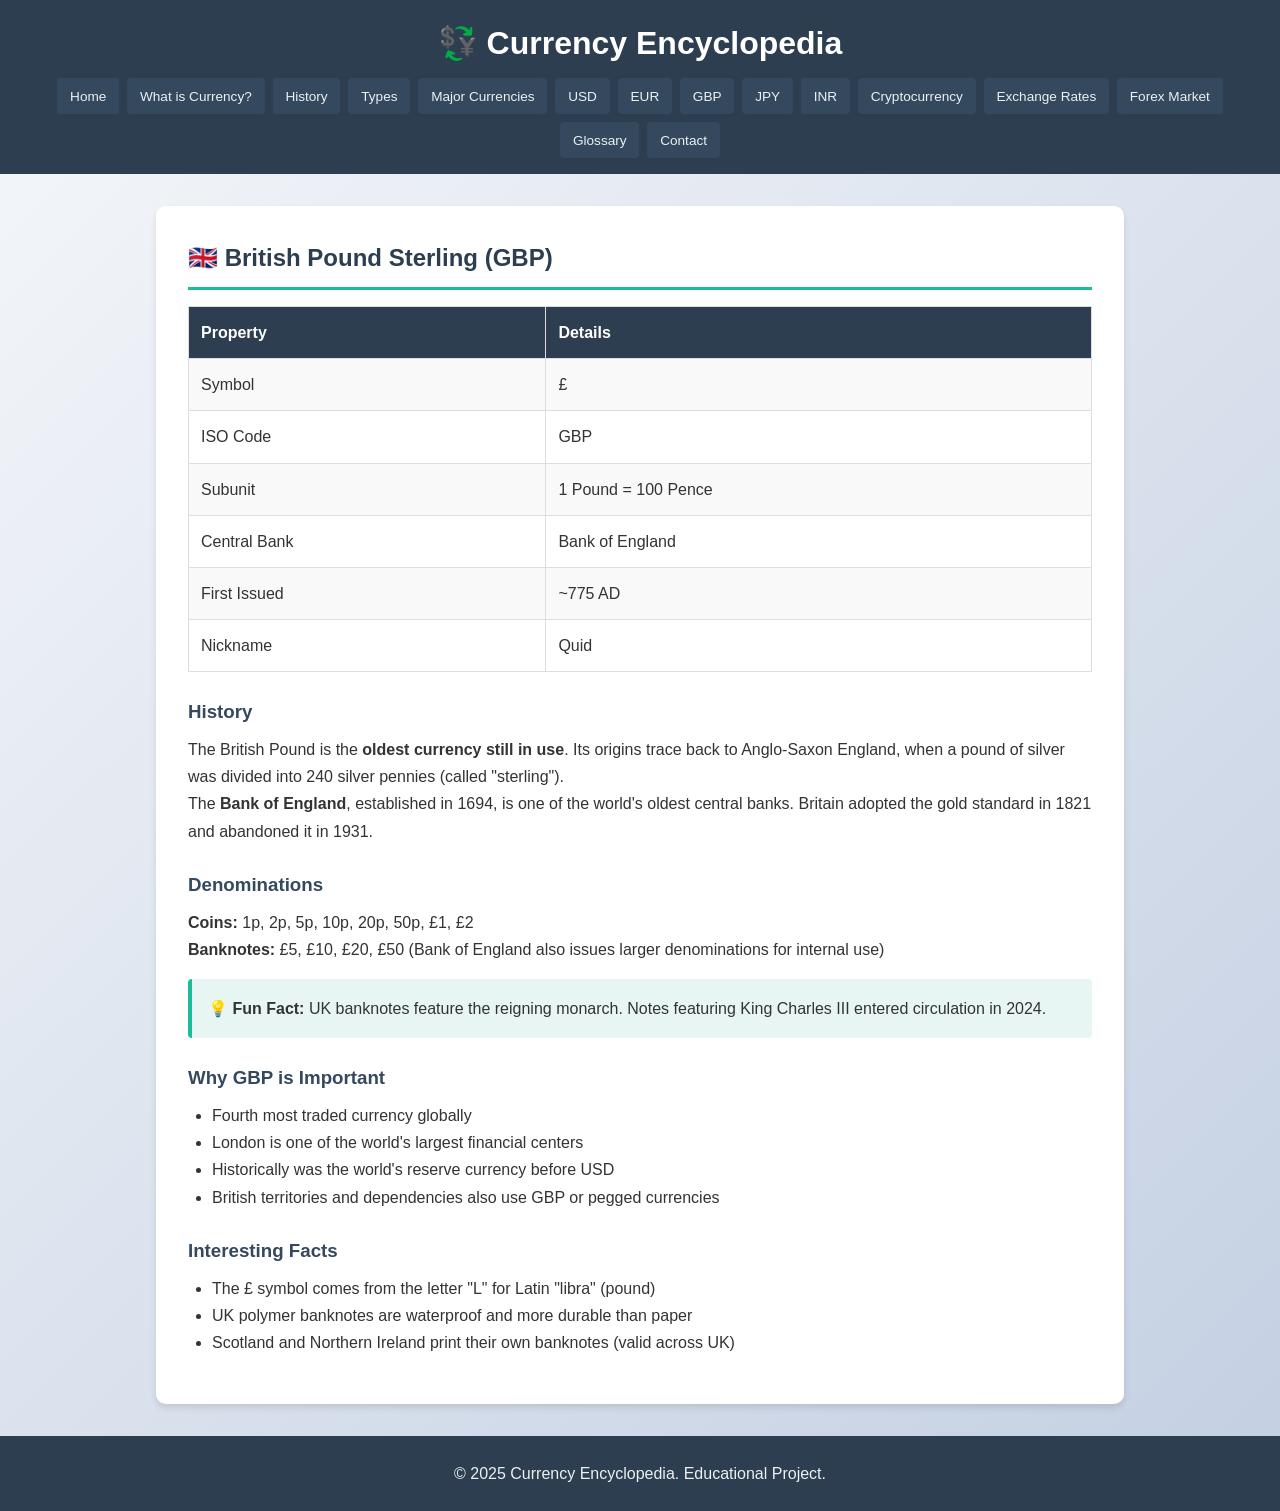
<file: gbp.html>
<!DOCTYPE html>
<html lang="en">
<head>
  <meta charset="UTF-8">
  <meta name="viewport" content="width=device-width, initial-scale=1.0">
  <title>British Pound (GBP) | Currency Encyclopedia</title>
  <link rel="stylesheet" href="style.css">
</head>
<body>
  <header>
    <h1>💱 Currency Encyclopedia</h1>
    <nav>
      <a href="index.html">Home</a>
      <a href="what-is-currency.html">What is Currency?</a>
      <a href="history.html">History</a>
      <a href="types.html">Types</a>
      <a href="major-currencies.html">Major Currencies</a>
      <a href="usd.html">USD</a>
      <a href="eur.html">EUR</a>
      <a href="gbp.html">GBP</a>
      <a href="jpy.html">JPY</a>
      <a href="inr.html">INR</a>
      <a href="crypto.html">Cryptocurrency</a>
      <a href="exchange.html">Exchange Rates</a>
      <a href="forex.html">Forex Market</a>
      <a href="glossary.html">Glossary</a>
      <a href="contact.html">Contact</a>
    </nav>
  </header>

  <main>
    <article>
      <h2>🇬🇧 British Pound Sterling (GBP)</h2>
      
      <table>
        <tr><th>Property</th><th>Details</th></tr>
        <tr><td>Symbol</td><td>£</td></tr>
        <tr><td>ISO Code</td><td>GBP</td></tr>
        <tr><td>Subunit</td><td>1 Pound = 100 Pence</td></tr>
        <tr><td>Central Bank</td><td>Bank of England</td></tr>
        <tr><td>First Issued</td><td>~775 AD</td></tr>
        <tr><td>Nickname</td><td>Quid</td></tr>
      </table>

      <h3>History</h3>
      <p>The British Pound is the <strong>oldest currency still in use</strong>. Its origins trace back to Anglo-Saxon England, when a pound of silver was divided into 240 silver pennies (called "sterling").</p>

      <p>The <strong>Bank of England</strong>, established in 1694, is one of the world's oldest central banks. Britain adopted the gold standard in 1821 and abandoned it in 1931.</p>

      <h3>Denominations</h3>
      <p><strong>Coins:</strong> 1p, 2p, 5p, 10p, 20p, 50p, £1, £2</p>
      <p><strong>Banknotes:</strong> £5, £10, £20, £50 (Bank of England also issues larger denominations for internal use)</p>

      <div class="info-box">
        <strong>💡 Fun Fact:</strong> UK banknotes feature the reigning monarch. Notes featuring King Charles III entered circulation in 2024.
      </div>

      <h3>Why GBP is Important</h3>
      <ul>
        <li>Fourth most traded currency globally</li>
        <li>London is one of the world's largest financial centers</li>
        <li>Historically was the world's reserve currency before USD</li>
        <li>British territories and dependencies also use GBP or pegged currencies</li>
      </ul>

      <h3>Interesting Facts</h3>
      <ul>
        <li>The £ symbol comes from the letter "L" for Latin "libra" (pound)</li>
        <li>UK polymer banknotes are waterproof and more durable than paper</li>
        <li>Scotland and Northern Ireland print their own banknotes (valid across UK)</li>
      </ul>
    </article>
  </main>

  <footer>
    <p>&copy; 2025 Currency Encyclopedia. Educational Project.</p>
  </footer>
</body>
</html>
</file>
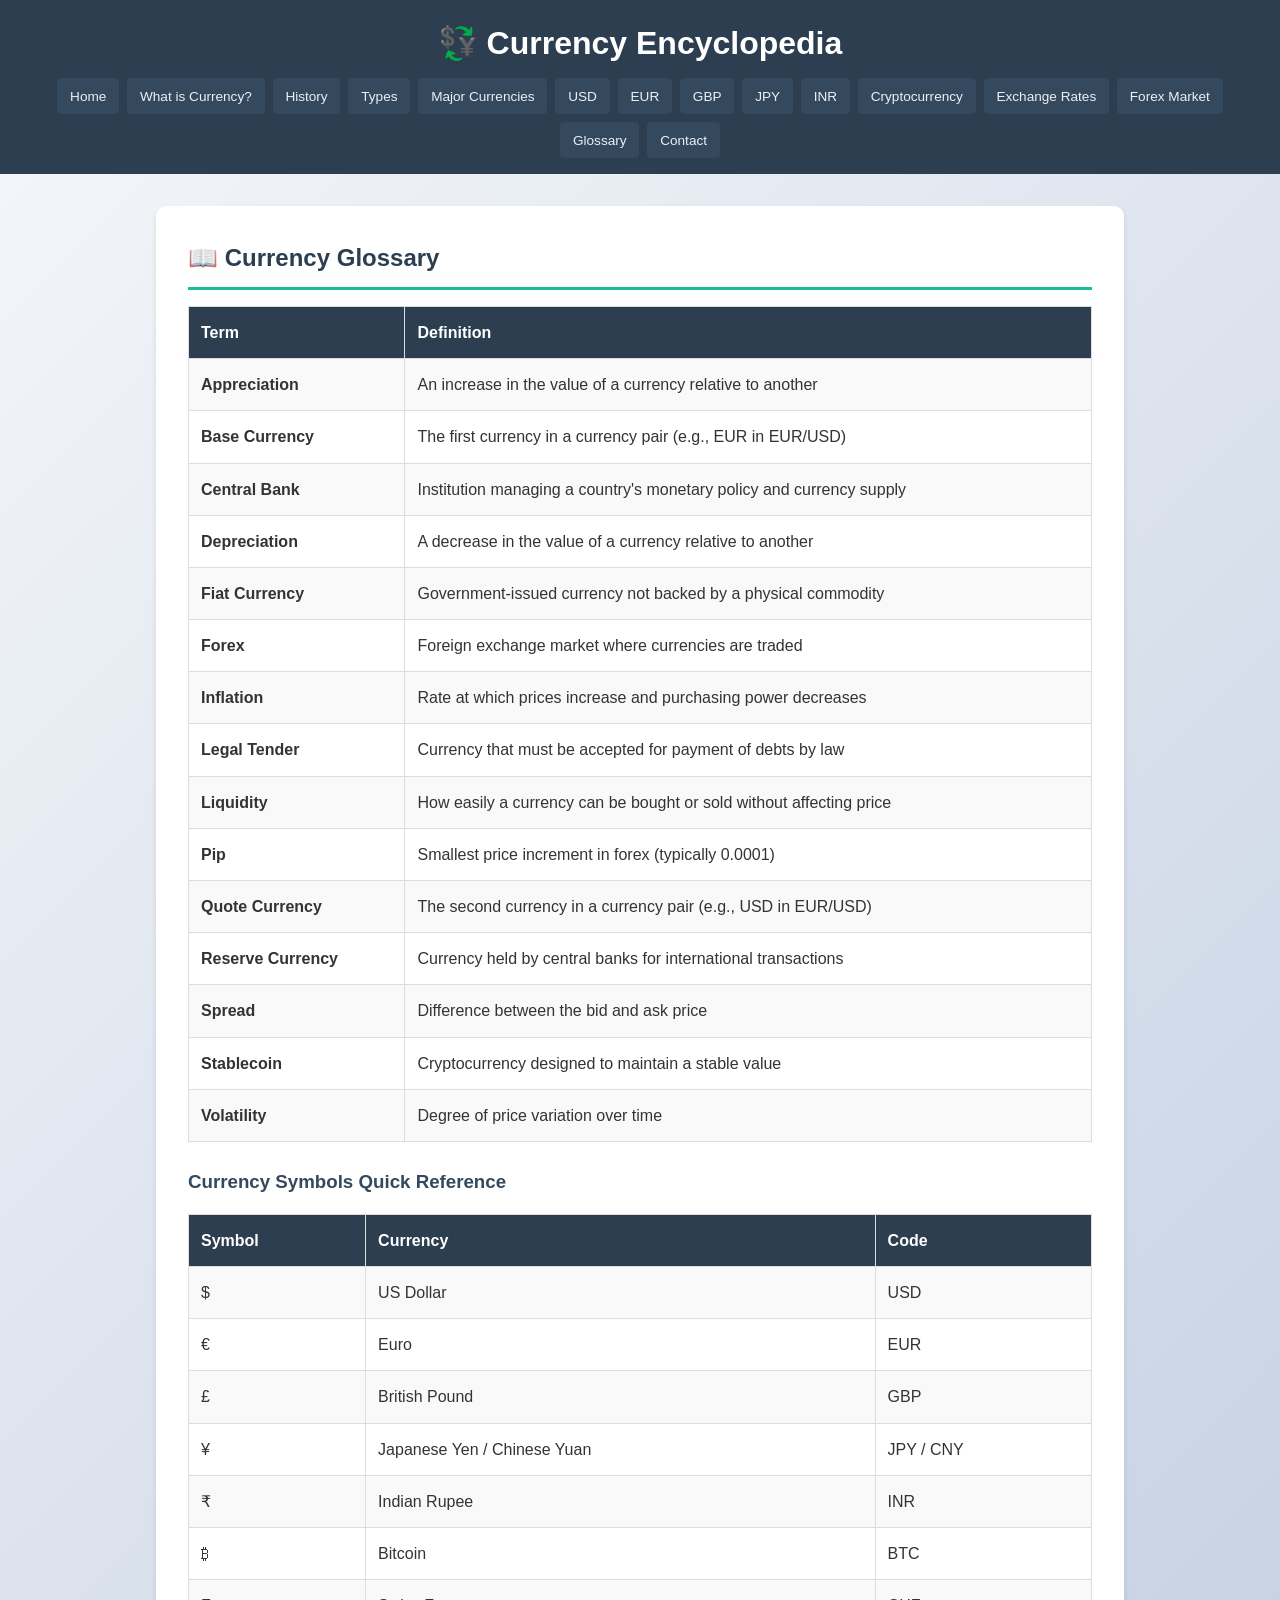
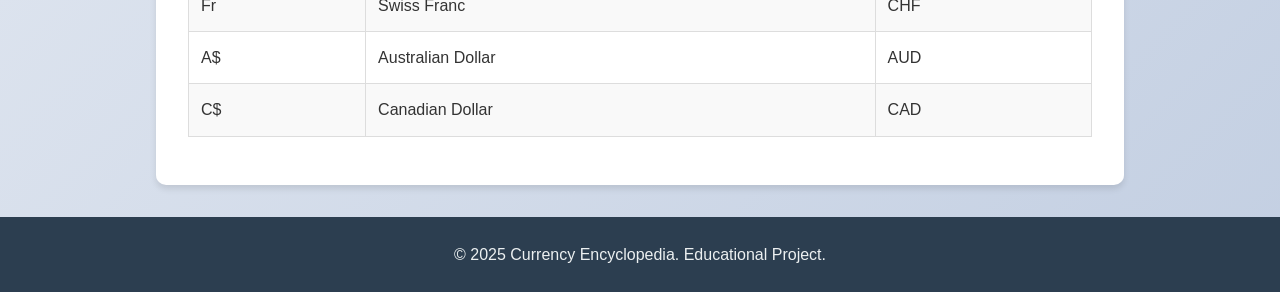
<file: glossary.html>
<!DOCTYPE html>
<html lang="en">
<head>
  <meta charset="UTF-8">
  <meta name="viewport" content="width=device-width, initial-scale=1.0">
  <title>Currency Glossary | Currency Encyclopedia</title>
  <link rel="stylesheet" href="style.css">
</head>
<body>
  <header>
    <h1>💱 Currency Encyclopedia</h1>
    <nav>
      <a href="index.html">Home</a>
      <a href="what-is-currency.html">What is Currency?</a>
      <a href="history.html">History</a>
      <a href="types.html">Types</a>
      <a href="major-currencies.html">Major Currencies</a>
      <a href="usd.html">USD</a>
      <a href="eur.html">EUR</a>
      <a href="gbp.html">GBP</a>
      <a href="jpy.html">JPY</a>
      <a href="inr.html">INR</a>
      <a href="crypto.html">Cryptocurrency</a>
      <a href="exchange.html">Exchange Rates</a>
      <a href="forex.html">Forex Market</a>
      <a href="glossary.html">Glossary</a>
      <a href="contact.html">Contact</a>
    </nav>
  </header>

  <main>
    <article>
      <h2>📖 Currency Glossary</h2>

      <table>
        <tr><th>Term</th><th>Definition</th></tr>
        <tr>
          <td><strong>Appreciation</strong></td>
          <td>An increase in the value of a currency relative to another</td>
        </tr>
        <tr>
          <td><strong>Base Currency</strong></td>
          <td>The first currency in a currency pair (e.g., EUR in EUR/USD)</td>
        </tr>
        <tr>
          <td><strong>Central Bank</strong></td>
          <td>Institution managing a country's monetary policy and currency supply</td>
        </tr>
        <tr>
          <td><strong>Depreciation</strong></td>
          <td>A decrease in the value of a currency relative to another</td>
        </tr>
        <tr>
          <td><strong>Fiat Currency</strong></td>
          <td>Government-issued currency not backed by a physical commodity</td>
        </tr>
        <tr>
          <td><strong>Forex</strong></td>
          <td>Foreign exchange market where currencies are traded</td>
        </tr>
        <tr>
          <td><strong>Inflation</strong></td>
          <td>Rate at which prices increase and purchasing power decreases</td>
        </tr>
        <tr>
          <td><strong>Legal Tender</strong></td>
          <td>Currency that must be accepted for payment of debts by law</td>
        </tr>
        <tr>
          <td><strong>Liquidity</strong></td>
          <td>How easily a currency can be bought or sold without affecting price</td>
        </tr>
        <tr>
          <td><strong>Pip</strong></td>
          <td>Smallest price increment in forex (typically 0.0001)</td>
        </tr>
        <tr>
          <td><strong>Quote Currency</strong></td>
          <td>The second currency in a currency pair (e.g., USD in EUR/USD)</td>
        </tr>
        <tr>
          <td><strong>Reserve Currency</strong></td>
          <td>Currency held by central banks for international transactions</td>
        </tr>
        <tr>
          <td><strong>Spread</strong></td>
          <td>Difference between the bid and ask price</td>
        </tr>
        <tr>
          <td><strong>Stablecoin</strong></td>
          <td>Cryptocurrency designed to maintain a stable value</td>
        </tr>
        <tr>
          <td><strong>Volatility</strong></td>
          <td>Degree of price variation over time</td>
        </tr>
      </table>

      <h3>Currency Symbols Quick Reference</h3>
      <table>
        <tr><th>Symbol</th><th>Currency</th><th>Code</th></tr>
        <tr><td>$</td><td>US Dollar</td><td>USD</td></tr>
        <tr><td>€</td><td>Euro</td><td>EUR</td></tr>
        <tr><td>£</td><td>British Pound</td><td>GBP</td></tr>
        <tr><td>¥</td><td>Japanese Yen / Chinese Yuan</td><td>JPY / CNY</td></tr>
        <tr><td>₹</td><td>Indian Rupee</td><td>INR</td></tr>
        <tr><td>₿</td><td>Bitcoin</td><td>BTC</td></tr>
        <tr><td>Fr</td><td>Swiss Franc</td><td>CHF</td></tr>
        <tr><td>A$</td><td>Australian Dollar</td><td>AUD</td></tr>
        <tr><td>C$</td><td>Canadian Dollar</td><td>CAD</td></tr>
      </table>
    </article>
  </main>

  <footer>
    <p>&copy; 2025 Currency Encyclopedia. Educational Project.</p>
  </footer>
</body>
</html>
</file>
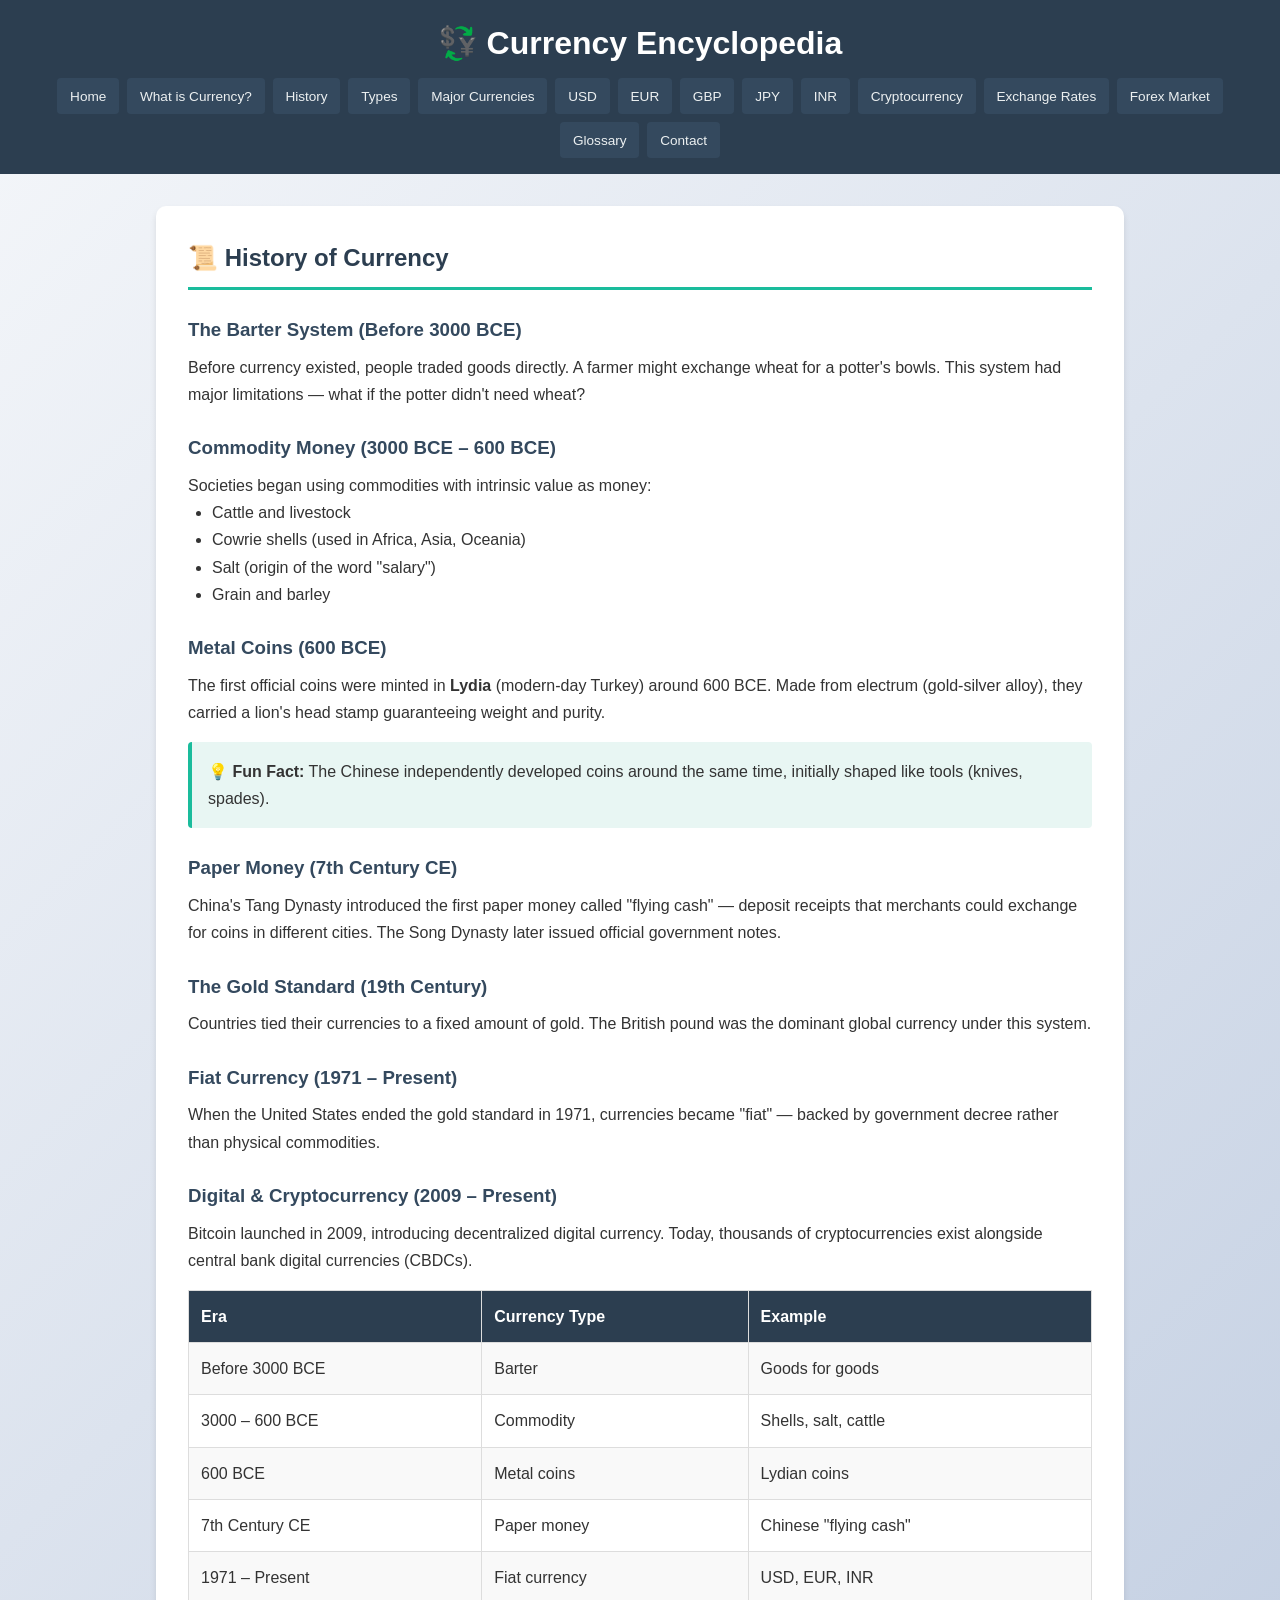
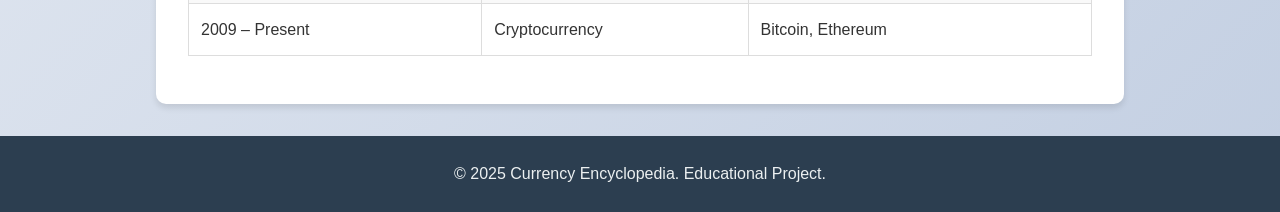
<file: history.html>
<!DOCTYPE html>
<html lang="en">
<head>
  <meta charset="UTF-8">
  <meta name="viewport" content="width=device-width, initial-scale=1.0">
  <title>History of Currency | Currency Encyclopedia</title>
  <link rel="stylesheet" href="style.css">
</head>
<body>
  <header>
    <h1>💱 Currency Encyclopedia</h1>
    <nav>
      <a href="index.html">Home</a>
      <a href="what-is-currency.html">What is Currency?</a>
      <a href="history.html">History</a>
      <a href="types.html">Types</a>
      <a href="major-currencies.html">Major Currencies</a>
      <a href="usd.html">USD</a>
      <a href="eur.html">EUR</a>
      <a href="gbp.html">GBP</a>
      <a href="jpy.html">JPY</a>
      <a href="inr.html">INR</a>
      <a href="crypto.html">Cryptocurrency</a>
      <a href="exchange.html">Exchange Rates</a>
      <a href="forex.html">Forex Market</a>
      <a href="glossary.html">Glossary</a>
      <a href="contact.html">Contact</a>
    </nav>
  </header>

  <main>
    <article>
      <h2>📜 History of Currency</h2>

      <h3>The Barter System (Before 3000 BCE)</h3>
      <p>Before currency existed, people traded goods directly. A farmer might exchange wheat for a potter's bowls. This system had major limitations — what if the potter didn't need wheat?</p>

      <h3>Commodity Money (3000 BCE – 600 BCE)</h3>
      <p>Societies began using commodities with intrinsic value as money:</p>
      <ul>
        <li>Cattle and livestock</li>
        <li>Cowrie shells (used in Africa, Asia, Oceania)</li>
        <li>Salt (origin of the word "salary")</li>
        <li>Grain and barley</li>
      </ul>

      <h3>Metal Coins (600 BCE)</h3>
      <p>The first official coins were minted in <strong>Lydia</strong> (modern-day Turkey) around 600 BCE. Made from electrum (gold-silver alloy), they carried a lion's head stamp guaranteeing weight and purity.</p>

      <div class="info-box">
        <strong>💡 Fun Fact:</strong> The Chinese independently developed coins around the same time, initially shaped like tools (knives, spades).
      </div>

      <h3>Paper Money (7th Century CE)</h3>
      <p>China's Tang Dynasty introduced the first paper money called "flying cash" — deposit receipts that merchants could exchange for coins in different cities. The Song Dynasty later issued official government notes.</p>

      <h3>The Gold Standard (19th Century)</h3>
      <p>Countries tied their currencies to a fixed amount of gold. The British pound was the dominant global currency under this system.</p>

      <h3>Fiat Currency (1971 – Present)</h3>
      <p>When the United States ended the gold standard in 1971, currencies became "fiat" — backed by government decree rather than physical commodities.</p>

      <h3>Digital & Cryptocurrency (2009 – Present)</h3>
      <p>Bitcoin launched in 2009, introducing decentralized digital currency. Today, thousands of cryptocurrencies exist alongside central bank digital currencies (CBDCs).</p>

      <table>
        <tr>
          <th>Era</th>
          <th>Currency Type</th>
          <th>Example</th>
        </tr>
        <tr>
          <td>Before 3000 BCE</td>
          <td>Barter</td>
          <td>Goods for goods</td>
        </tr>
        <tr>
          <td>3000 – 600 BCE</td>
          <td>Commodity</td>
          <td>Shells, salt, cattle</td>
        </tr>
        <tr>
          <td>600 BCE</td>
          <td>Metal coins</td>
          <td>Lydian coins</td>
        </tr>
        <tr>
          <td>7th Century CE</td>
          <td>Paper money</td>
          <td>Chinese "flying cash"</td>
        </tr>
        <tr>
          <td>1971 – Present</td>
          <td>Fiat currency</td>
          <td>USD, EUR, INR</td>
        </tr>
        <tr>
          <td>2009 – Present</td>
          <td>Cryptocurrency</td>
          <td>Bitcoin, Ethereum</td>
        </tr>
      </table>
    </article>
  </main>

  <footer>
    <p>&copy; 2025 Currency Encyclopedia. Educational Project.</p>
  </footer>
</body>
</html>
</file>
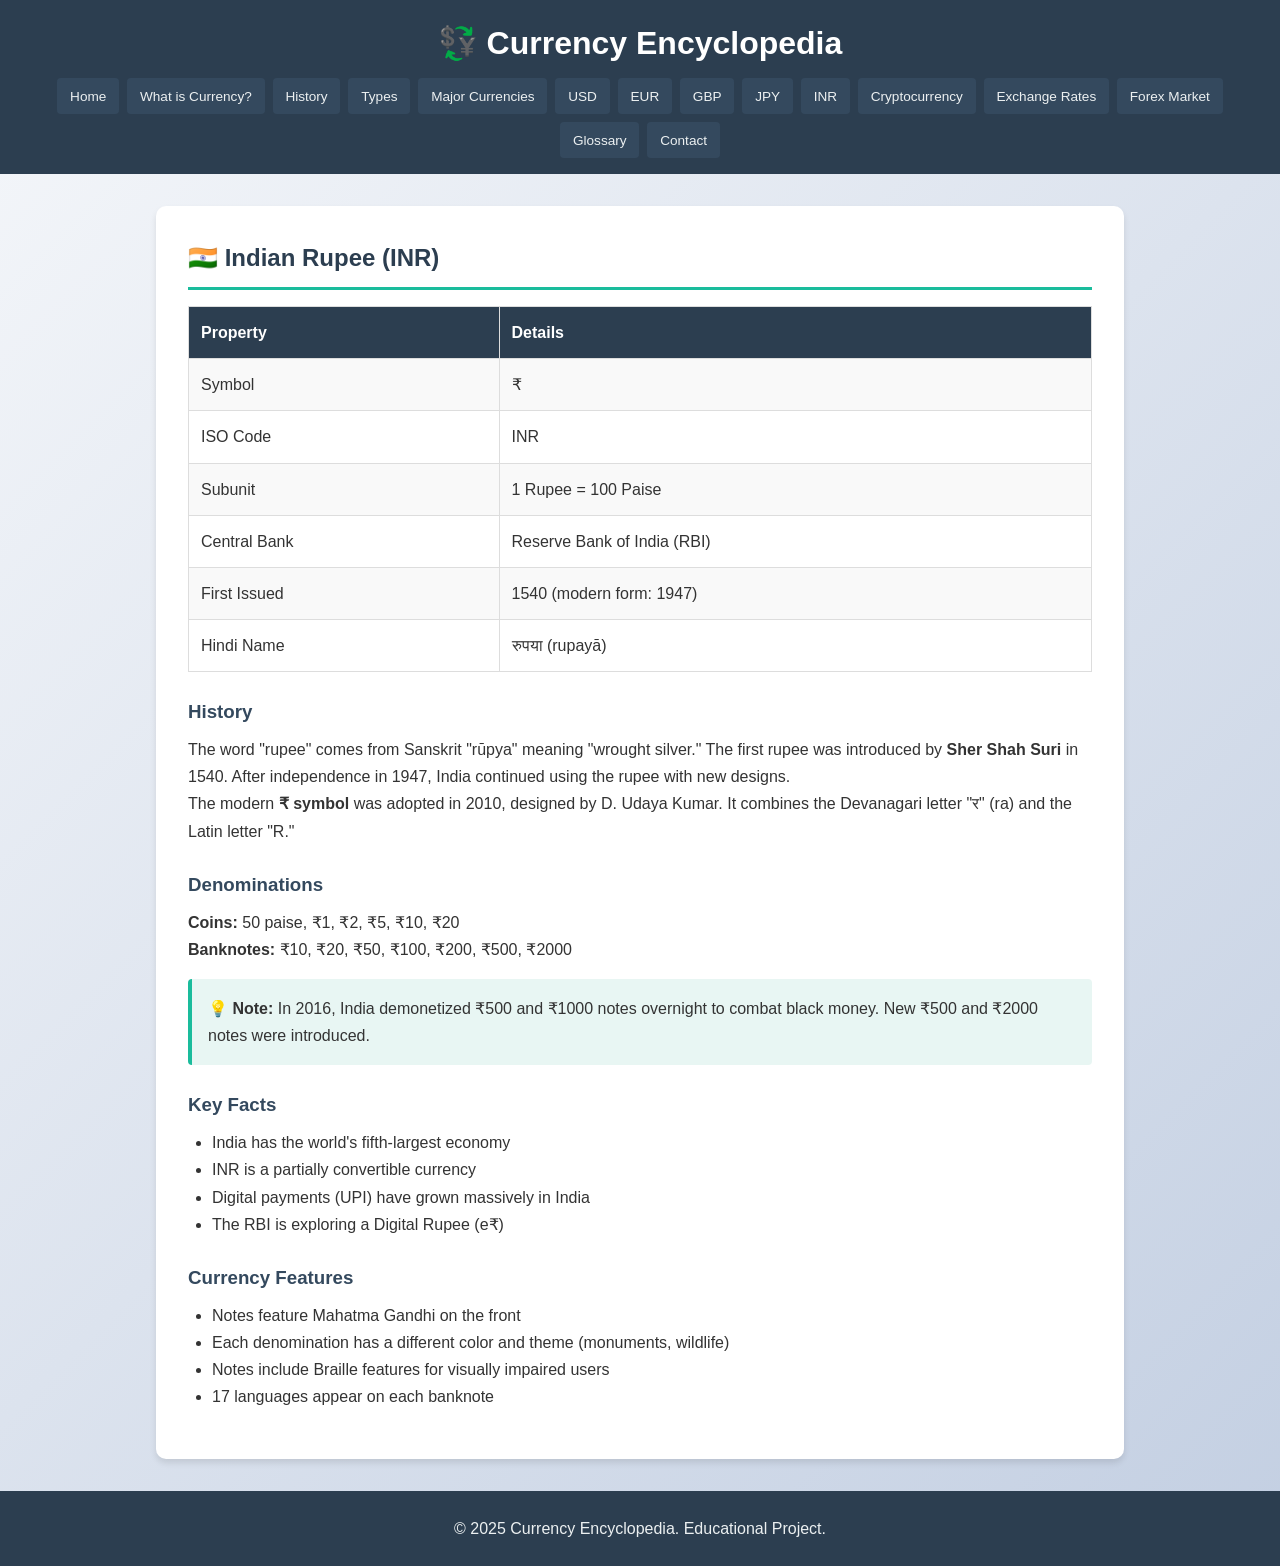
<file: inr.html>
<!DOCTYPE html>
<html lang="en">
<head>
  <meta charset="UTF-8">
  <meta name="viewport" content="width=device-width, initial-scale=1.0">
  <title>Indian Rupee (INR) | Currency Encyclopedia</title>
  <link rel="stylesheet" href="style.css">
</head>
<body>
  <header>
    <h1>💱 Currency Encyclopedia</h1>
    <nav>
      <a href="index.html">Home</a>
      <a href="what-is-currency.html">What is Currency?</a>
      <a href="history.html">History</a>
      <a href="types.html">Types</a>
      <a href="major-currencies.html">Major Currencies</a>
      <a href="usd.html">USD</a>
      <a href="eur.html">EUR</a>
      <a href="gbp.html">GBP</a>
      <a href="jpy.html">JPY</a>
      <a href="inr.html">INR</a>
      <a href="crypto.html">Cryptocurrency</a>
      <a href="exchange.html">Exchange Rates</a>
      <a href="forex.html">Forex Market</a>
      <a href="glossary.html">Glossary</a>
      <a href="contact.html">Contact</a>
    </nav>
  </header>

  <main>
    <article>
      <h2>🇮🇳 Indian Rupee (INR)</h2>
      
      <table>
        <tr><th>Property</th><th>Details</th></tr>
        <tr><td>Symbol</td><td>₹</td></tr>
        <tr><td>ISO Code</td><td>INR</td></tr>
        <tr><td>Subunit</td><td>1 Rupee = 100 Paise</td></tr>
        <tr><td>Central Bank</td><td>Reserve Bank of India (RBI)</td></tr>
        <tr><td>First Issued</td><td>1540 (modern form: 1947)</td></tr>
        <tr><td>Hindi Name</td><td>रुपया (rupayā)</td></tr>
      </table>

      <h3>History</h3>
      <p>The word "rupee" comes from Sanskrit "rūpya" meaning "wrought silver." The first rupee was introduced by <strong>Sher Shah Suri</strong> in 1540. After independence in 1947, India continued using the rupee with new designs.</p>

      <p>The modern <strong>₹ symbol</strong> was adopted in 2010, designed by D. Udaya Kumar. It combines the Devanagari letter "र" (ra) and the Latin letter "R."</p>

      <h3>Denominations</h3>
      <p><strong>Coins:</strong> 50 paise, ₹1, ₹2, ₹5, ₹10, ₹20</p>
      <p><strong>Banknotes:</strong> ₹10, ₹20, ₹50, ₹100, ₹200, ₹500, ₹2000</p>

      <div class="info-box">
        <strong>💡 Note:</strong> In 2016, India demonetized ₹500 and ₹1000 notes overnight to combat black money. New ₹500 and ₹2000 notes were introduced.
      </div>

      <h3>Key Facts</h3>
      <ul>
        <li>India has the world's fifth-largest economy</li>
        <li>INR is a partially convertible currency</li>
        <li>Digital payments (UPI) have grown massively in India</li>
        <li>The RBI is exploring a Digital Rupee (e₹)</li>
      </ul>

      <h3>Currency Features</h3>
      <ul>
        <li>Notes feature Mahatma Gandhi on the front</li>
        <li>Each denomination has a different color and theme (monuments, wildlife)</li>
        <li>Notes include Braille features for visually impaired users</li>
        <li>17 languages appear on each banknote</li>
      </ul>
    </article>
  </main>

  <footer>
    <p>&copy; 2025 Currency Encyclopedia. Educational Project.</p>
  </footer>
</body>
</html>
</file>
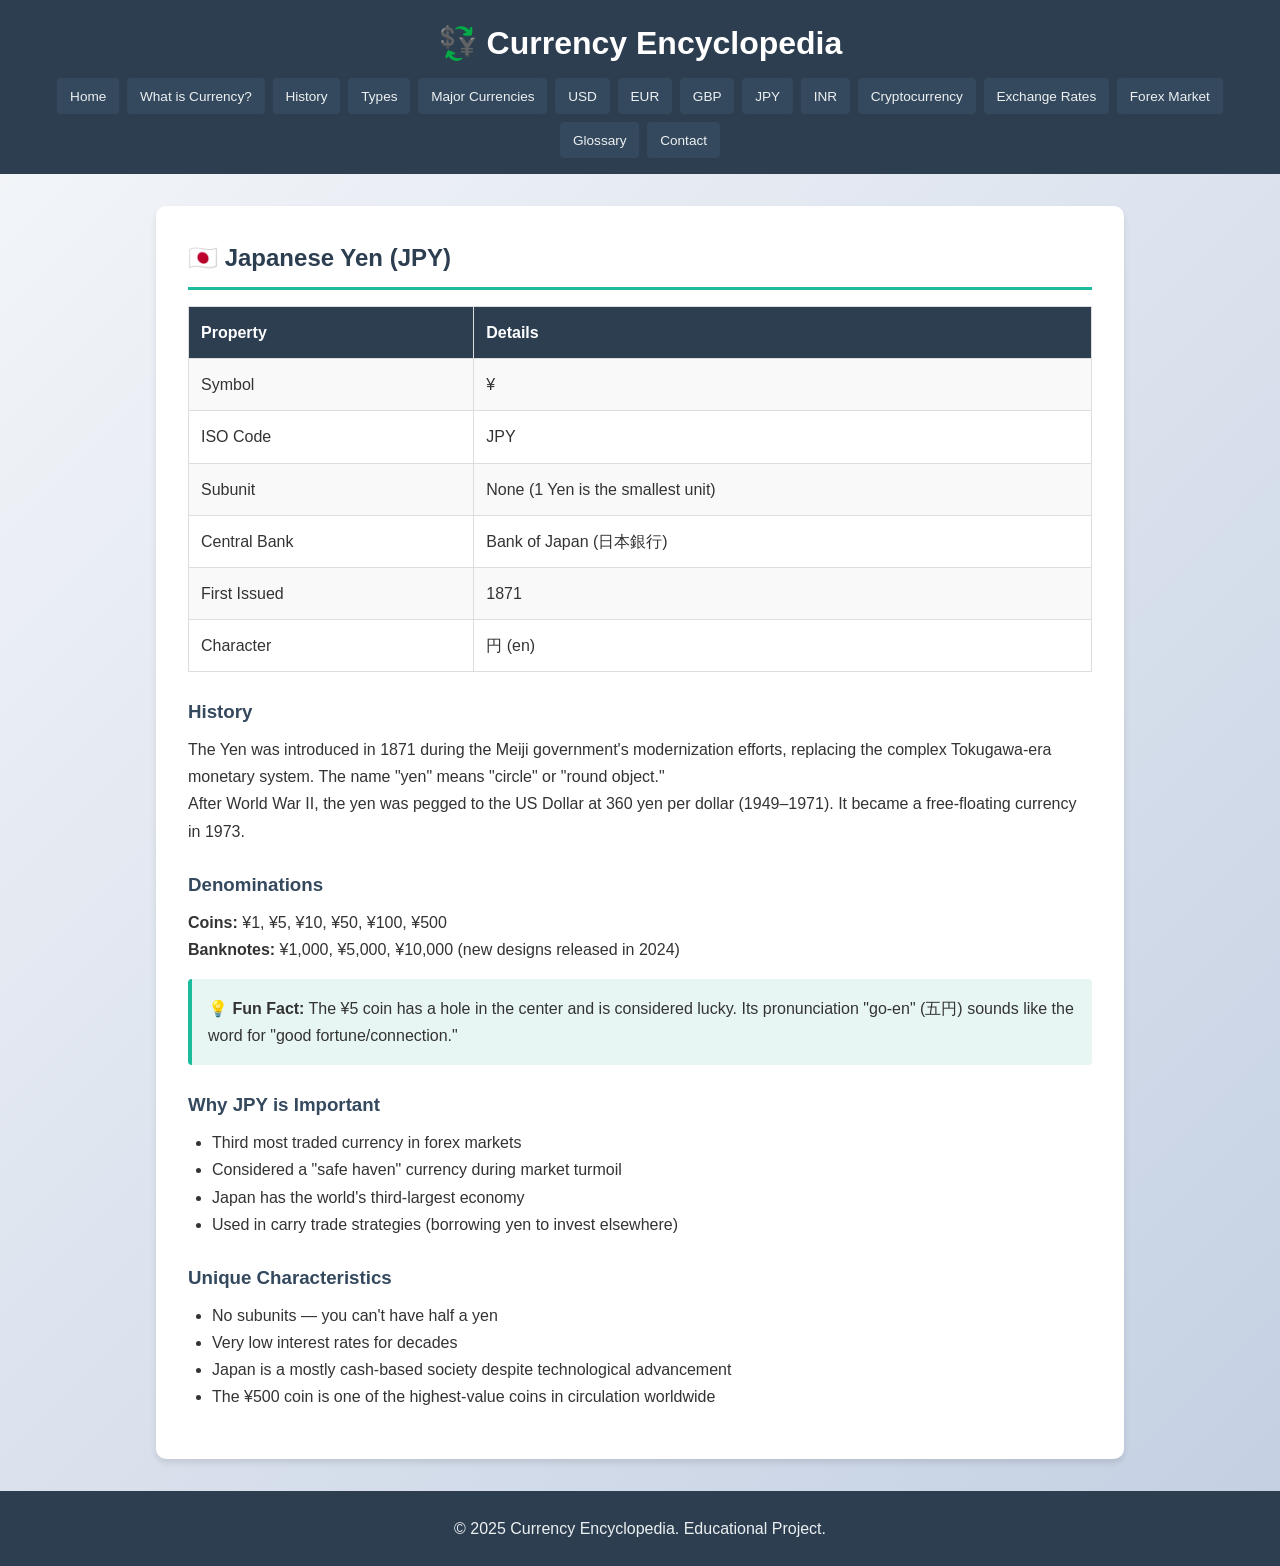
<file: jpy.html>
<!DOCTYPE html>
<html lang="en">
<head>
  <meta charset="UTF-8">
  <meta name="viewport" content="width=device-width, initial-scale=1.0">
  <title>Japanese Yen (JPY) | Currency Encyclopedia</title>
  <link rel="stylesheet" href="style.css">
</head>
<body>
  <header>
    <h1>💱 Currency Encyclopedia</h1>
    <nav>
      <a href="index.html">Home</a>
      <a href="what-is-currency.html">What is Currency?</a>
      <a href="history.html">History</a>
      <a href="types.html">Types</a>
      <a href="major-currencies.html">Major Currencies</a>
      <a href="usd.html">USD</a>
      <a href="eur.html">EUR</a>
      <a href="gbp.html">GBP</a>
      <a href="jpy.html">JPY</a>
      <a href="inr.html">INR</a>
      <a href="crypto.html">Cryptocurrency</a>
      <a href="exchange.html">Exchange Rates</a>
      <a href="forex.html">Forex Market</a>
      <a href="glossary.html">Glossary</a>
      <a href="contact.html">Contact</a>
    </nav>
  </header>

  <main>
    <article>
      <h2>🇯🇵 Japanese Yen (JPY)</h2>
      
      <table>
        <tr><th>Property</th><th>Details</th></tr>
        <tr><td>Symbol</td><td>¥</td></tr>
        <tr><td>ISO Code</td><td>JPY</td></tr>
        <tr><td>Subunit</td><td>None (1 Yen is the smallest unit)</td></tr>
        <tr><td>Central Bank</td><td>Bank of Japan (日本銀行)</td></tr>
        <tr><td>First Issued</td><td>1871</td></tr>
        <tr><td>Character</td><td>円 (en)</td></tr>
      </table>

      <h3>History</h3>
      <p>The Yen was introduced in 1871 during the Meiji government's modernization efforts, replacing the complex Tokugawa-era monetary system. The name "yen" means "circle" or "round object."</p>

      <p>After World War II, the yen was pegged to the US Dollar at 360 yen per dollar (1949–1971). It became a free-floating currency in 1973.</p>

      <h3>Denominations</h3>
      <p><strong>Coins:</strong> ¥1, ¥5, ¥10, ¥50, ¥100, ¥500</p>
      <p><strong>Banknotes:</strong> ¥1,000, ¥5,000, ¥10,000 (new designs released in 2024)</p>

      <div class="info-box">
        <strong>💡 Fun Fact:</strong> The ¥5 coin has a hole in the center and is considered lucky. Its pronunciation "go-en" (五円) sounds like the word for "good fortune/connection."
      </div>

      <h3>Why JPY is Important</h3>
      <ul>
        <li>Third most traded currency in forex markets</li>
        <li>Considered a "safe haven" currency during market turmoil</li>
        <li>Japan has the world's third-largest economy</li>
        <li>Used in carry trade strategies (borrowing yen to invest elsewhere)</li>
      </ul>

      <h3>Unique Characteristics</h3>
      <ul>
        <li>No subunits — you can't have half a yen</li>
        <li>Very low interest rates for decades</li>
        <li>Japan is a mostly cash-based society despite technological advancement</li>
        <li>The ¥500 coin is one of the highest-value coins in circulation worldwide</li>
      </ul>
    </article>
  </main>

  <footer>
    <p>&copy; 2025 Currency Encyclopedia. Educational Project.</p>
  </footer>
</body>
</html>
</file>
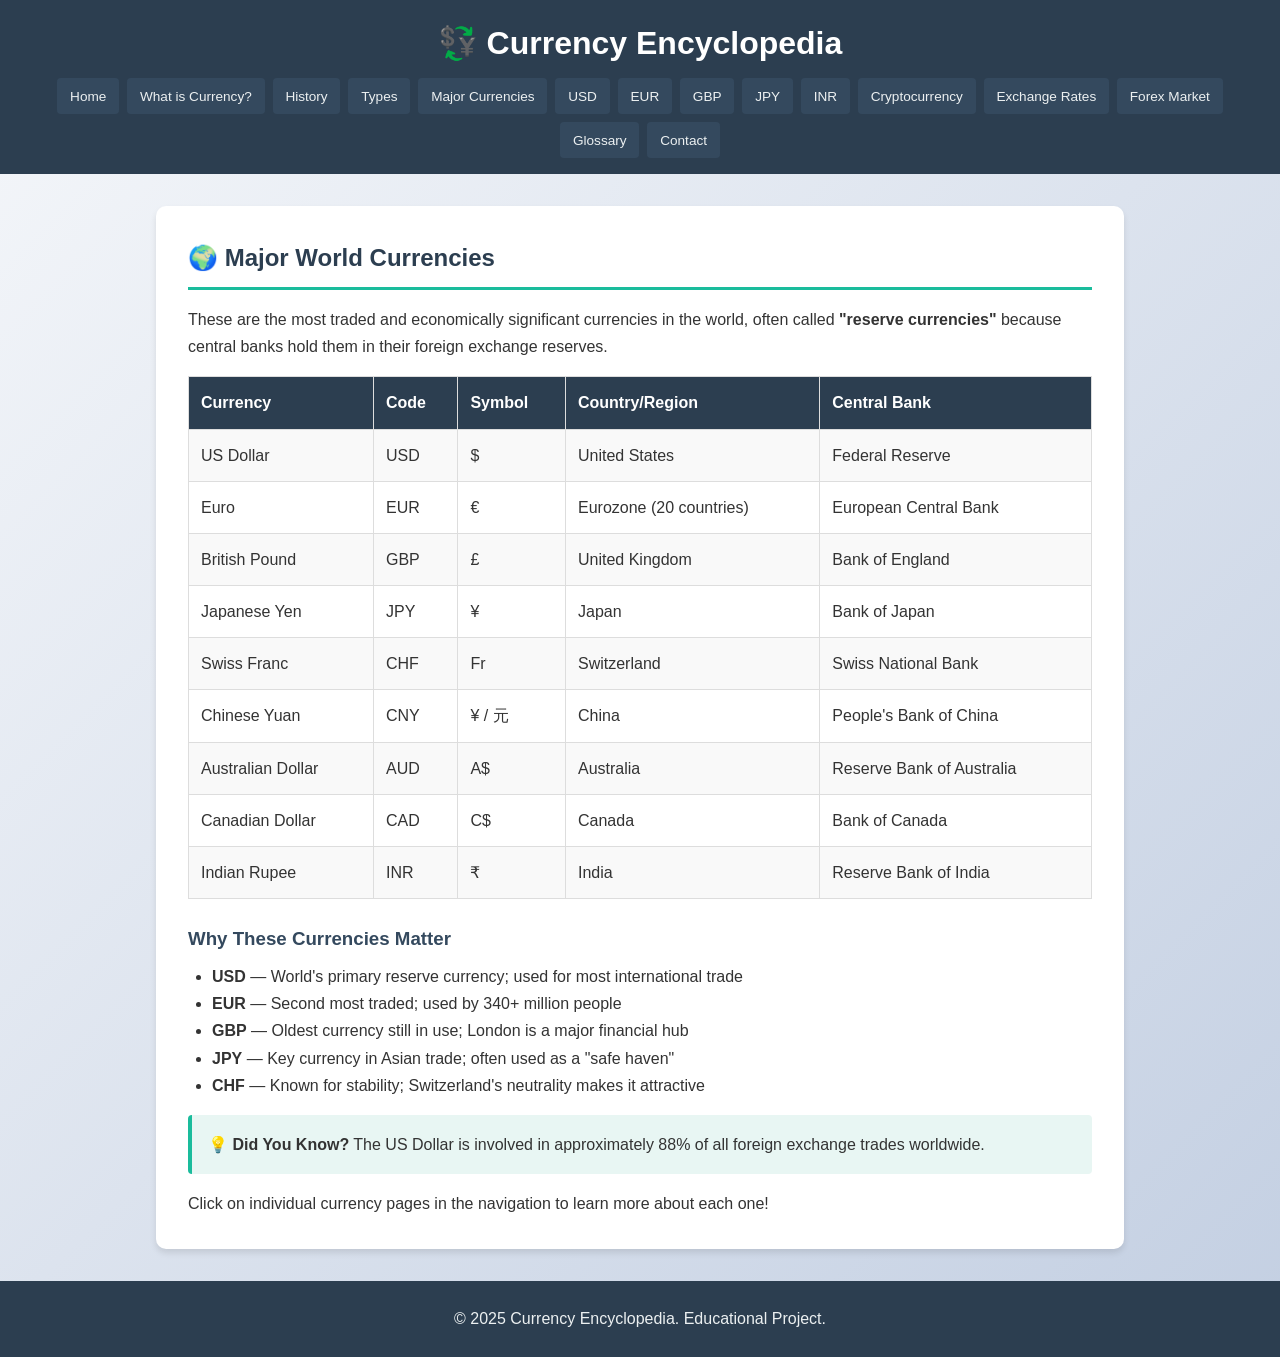
<file: major-currencies.html>
<!DOCTYPE html>
<html lang="en">
<head>
  <meta charset="UTF-8">
  <meta name="viewport" content="width=device-width, initial-scale=1.0">
  <title>Major World Currencies | Currency Encyclopedia</title>
  <link rel="stylesheet" href="style.css">
</head>
<body>
  <header>
    <h1>💱 Currency Encyclopedia</h1>
    <nav>
      <a href="index.html">Home</a>
      <a href="what-is-currency.html">What is Currency?</a>
      <a href="history.html">History</a>
      <a href="types.html">Types</a>
      <a href="major-currencies.html">Major Currencies</a>
      <a href="usd.html">USD</a>
      <a href="eur.html">EUR</a>
      <a href="gbp.html">GBP</a>
      <a href="jpy.html">JPY</a>
      <a href="inr.html">INR</a>
      <a href="crypto.html">Cryptocurrency</a>
      <a href="exchange.html">Exchange Rates</a>
      <a href="forex.html">Forex Market</a>
      <a href="glossary.html">Glossary</a>
      <a href="contact.html">Contact</a>
    </nav>
  </header>

  <main>
    <article>
      <h2>🌍 Major World Currencies</h2>
      
      <p>These are the most traded and economically significant currencies in the world, often called <strong>"reserve currencies"</strong> because central banks hold them in their foreign exchange reserves.</p>

      <table>
        <tr>
          <th>Currency</th>
          <th>Code</th>
          <th>Symbol</th>
          <th>Country/Region</th>
          <th>Central Bank</th>
        </tr>
        <tr>
          <td>US Dollar</td>
          <td>USD</td>
          <td>$</td>
          <td>United States</td>
          <td>Federal Reserve</td>
        </tr>
        <tr>
          <td>Euro</td>
          <td>EUR</td>
          <td>€</td>
          <td>Eurozone (20 countries)</td>
          <td>European Central Bank</td>
        </tr>
        <tr>
          <td>British Pound</td>
          <td>GBP</td>
          <td>£</td>
          <td>United Kingdom</td>
          <td>Bank of England</td>
        </tr>
        <tr>
          <td>Japanese Yen</td>
          <td>JPY</td>
          <td>¥</td>
          <td>Japan</td>
          <td>Bank of Japan</td>
        </tr>
        <tr>
          <td>Swiss Franc</td>
          <td>CHF</td>
          <td>Fr</td>
          <td>Switzerland</td>
          <td>Swiss National Bank</td>
        </tr>
        <tr>
          <td>Chinese Yuan</td>
          <td>CNY</td>
          <td>¥ / 元</td>
          <td>China</td>
          <td>People's Bank of China</td>
        </tr>
        <tr>
          <td>Australian Dollar</td>
          <td>AUD</td>
          <td>A$</td>
          <td>Australia</td>
          <td>Reserve Bank of Australia</td>
        </tr>
        <tr>
          <td>Canadian Dollar</td>
          <td>CAD</td>
          <td>C$</td>
          <td>Canada</td>
          <td>Bank of Canada</td>
        </tr>
        <tr>
          <td>Indian Rupee</td>
          <td>INR</td>
          <td>₹</td>
          <td>India</td>
          <td>Reserve Bank of India</td>
        </tr>
      </table>

      <h3>Why These Currencies Matter</h3>
      <ul>
        <li><strong>USD</strong> — World's primary reserve currency; used for most international trade</li>
        <li><strong>EUR</strong> — Second most traded; used by 340+ million people</li>
        <li><strong>GBP</strong> — Oldest currency still in use; London is a major financial hub</li>
        <li><strong>JPY</strong> — Key currency in Asian trade; often used as a "safe haven"</li>
        <li><strong>CHF</strong> — Known for stability; Switzerland's neutrality makes it attractive</li>
      </ul>

      <div class="info-box">
        <strong>💡 Did You Know?</strong> The US Dollar is involved in approximately 88% of all foreign exchange trades worldwide.
      </div>

      <p>Click on individual currency pages in the navigation to learn more about each one!</p>
    </article>
  </main>

  <footer>
    <p>&copy; 2025 Currency Encyclopedia. Educational Project.</p>
  </footer>
</body>
</html>
</file>
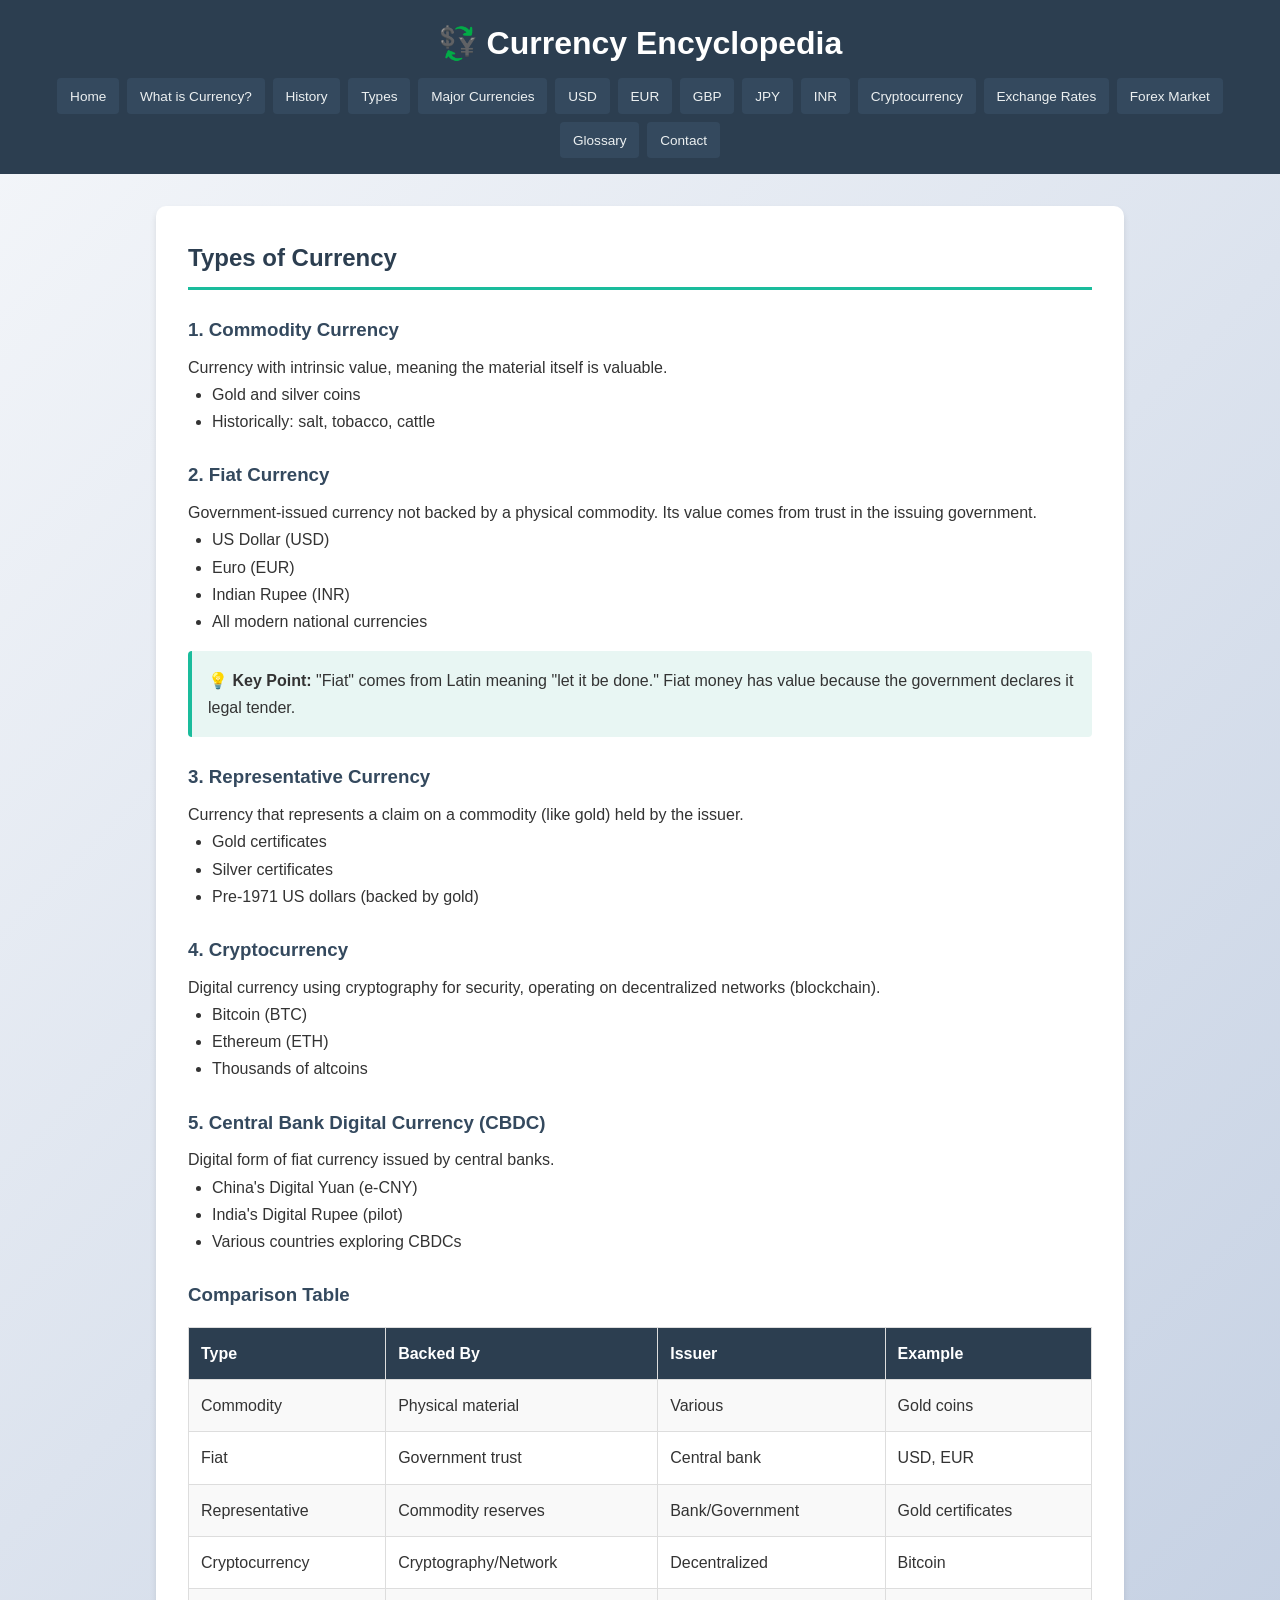
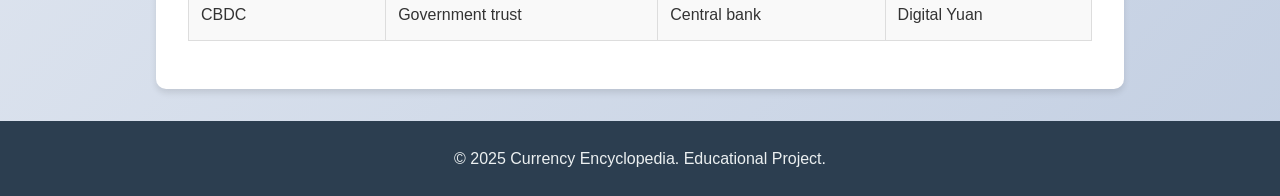
<file: types.html>
<!DOCTYPE html>
<html lang="en">
<head>
  <meta charset="UTF-8">
  <meta name="viewport" content="width=device-width, initial-scale=1.0">
  <title>Types of Currency | Currency Encyclopedia</title>
  <link rel="stylesheet" href="style.css">
</head>
<body>
  <header>
    <h1>💱 Currency Encyclopedia</h1>
    <nav>
      <a href="index.html">Home</a>
      <a href="what-is-currency.html">What is Currency?</a>
      <a href="history.html">History</a>
      <a href="types.html">Types</a>
      <a href="major-currencies.html">Major Currencies</a>
      <a href="usd.html">USD</a>
      <a href="eur.html">EUR</a>
      <a href="gbp.html">GBP</a>
      <a href="jpy.html">JPY</a>
      <a href="inr.html">INR</a>
      <a href="crypto.html">Cryptocurrency</a>
      <a href="exchange.html">Exchange Rates</a>
      <a href="forex.html">Forex Market</a>
      <a href="glossary.html">Glossary</a>
      <a href="contact.html">Contact</a>
    </nav>
  </header>

  <main>
    <article>
      <h2>Types of Currency</h2>

      <h3>1. Commodity Currency</h3>
      <p>Currency with intrinsic value, meaning the material itself is valuable.</p>
      <ul>
        <li>Gold and silver coins</li>
        <li>Historically: salt, tobacco, cattle</li>
      </ul>

      <h3>2. Fiat Currency</h3>
      <p>Government-issued currency not backed by a physical commodity. Its value comes from trust in the issuing government.</p>
      <ul>
        <li>US Dollar (USD)</li>
        <li>Euro (EUR)</li>
        <li>Indian Rupee (INR)</li>
        <li>All modern national currencies</li>
      </ul>

      <div class="info-box">
        <strong>💡 Key Point:</strong> "Fiat" comes from Latin meaning "let it be done." Fiat money has value because the government declares it legal tender.
      </div>

      <h3>3. Representative Currency</h3>
      <p>Currency that represents a claim on a commodity (like gold) held by the issuer.</p>
      <ul>
        <li>Gold certificates</li>
        <li>Silver certificates</li>
        <li>Pre-1971 US dollars (backed by gold)</li>
      </ul>

      <h3>4. Cryptocurrency</h3>
      <p>Digital currency using cryptography for security, operating on decentralized networks (blockchain).</p>
      <ul>
        <li>Bitcoin (BTC)</li>
        <li>Ethereum (ETH)</li>
        <li>Thousands of altcoins</li>
      </ul>

      <h3>5. Central Bank Digital Currency (CBDC)</h3>
      <p>Digital form of fiat currency issued by central banks.</p>
      <ul>
        <li>China's Digital Yuan (e-CNY)</li>
        <li>India's Digital Rupee (pilot)</li>
        <li>Various countries exploring CBDCs</li>
      </ul>

      <h3>Comparison Table</h3>
      <table>
        <tr>
          <th>Type</th>
          <th>Backed By</th>
          <th>Issuer</th>
          <th>Example</th>
        </tr>
        <tr>
          <td>Commodity</td>
          <td>Physical material</td>
          <td>Various</td>
          <td>Gold coins</td>
        </tr>
        <tr>
          <td>Fiat</td>
          <td>Government trust</td>
          <td>Central bank</td>
          <td>USD, EUR</td>
        </tr>
        <tr>
          <td>Representative</td>
          <td>Commodity reserves</td>
          <td>Bank/Government</td>
          <td>Gold certificates</td>
        </tr>
        <tr>
          <td>Cryptocurrency</td>
          <td>Cryptography/Network</td>
          <td>Decentralized</td>
          <td>Bitcoin</td>
        </tr>
        <tr>
          <td>CBDC</td>
          <td>Government trust</td>
          <td>Central bank</td>
          <td>Digital Yuan</td>
        </tr>
      </table>
    </article>
  </main>

  <footer>
    <p>&copy; 2025 Currency Encyclopedia. Educational Project.</p>
  </footer>
</body>
</html>
</file>
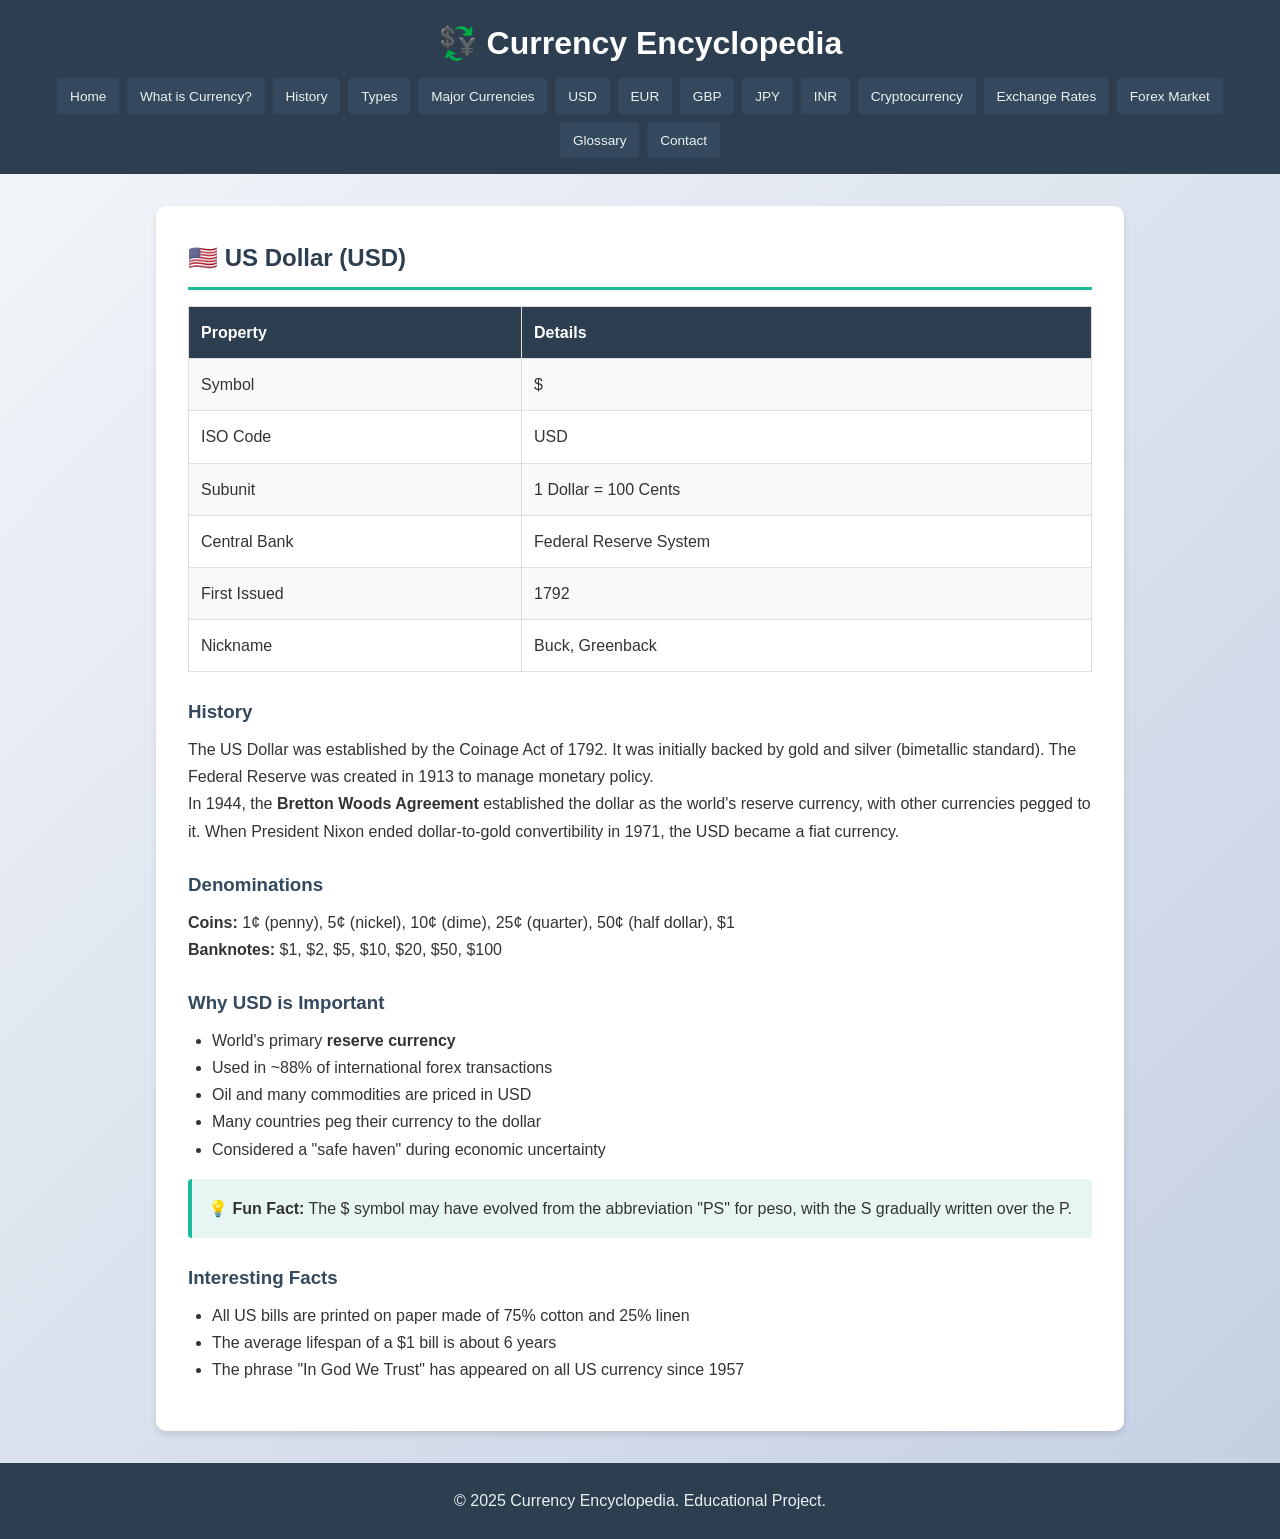
<file: usd.html>
<!DOCTYPE html>
<html lang="en">
<head>
  <meta charset="UTF-8">
  <meta name="viewport" content="width=device-width, initial-scale=1.0">
  <title>US Dollar (USD) | Currency Encyclopedia</title>
  <link rel="stylesheet" href="style.css">
</head>
<body>
  <header>
    <h1>💱 Currency Encyclopedia</h1>
    <nav>
      <a href="index.html">Home</a>
      <a href="what-is-currency.html">What is Currency?</a>
      <a href="history.html">History</a>
      <a href="types.html">Types</a>
      <a href="major-currencies.html">Major Currencies</a>
      <a href="usd.html">USD</a>
      <a href="eur.html">EUR</a>
      <a href="gbp.html">GBP</a>
      <a href="jpy.html">JPY</a>
      <a href="inr.html">INR</a>
      <a href="crypto.html">Cryptocurrency</a>
      <a href="exchange.html">Exchange Rates</a>
      <a href="forex.html">Forex Market</a>
      <a href="glossary.html">Glossary</a>
      <a href="contact.html">Contact</a>
    </nav>
  </header>

  <main>
    <article>
      <h2>🇺🇸 US Dollar (USD)</h2>
      
      <table>
        <tr><th>Property</th><th>Details</th></tr>
        <tr><td>Symbol</td><td>$</td></tr>
        <tr><td>ISO Code</td><td>USD</td></tr>
        <tr><td>Subunit</td><td>1 Dollar = 100 Cents</td></tr>
        <tr><td>Central Bank</td><td>Federal Reserve System</td></tr>
        <tr><td>First Issued</td><td>1792</td></tr>
        <tr><td>Nickname</td><td>Buck, Greenback</td></tr>
      </table>

      <h3>History</h3>
      <p>The US Dollar was established by the Coinage Act of 1792. It was initially backed by gold and silver (bimetallic standard). The Federal Reserve was created in 1913 to manage monetary policy.</p>

      <p>In 1944, the <strong>Bretton Woods Agreement</strong> established the dollar as the world's reserve currency, with other currencies pegged to it. When President Nixon ended dollar-to-gold convertibility in 1971, the USD became a fiat currency.</p>

      <h3>Denominations</h3>
      <p><strong>Coins:</strong> 1¢ (penny), 5¢ (nickel), 10¢ (dime), 25¢ (quarter), 50¢ (half dollar), $1</p>
      <p><strong>Banknotes:</strong> $1, $2, $5, $10, $20, $50, $100</p>

      <h3>Why USD is Important</h3>
      <ul>
        <li>World's primary <strong>reserve currency</strong></li>
        <li>Used in ~88% of international forex transactions</li>
        <li>Oil and many commodities are priced in USD</li>
        <li>Many countries peg their currency to the dollar</li>
        <li>Considered a "safe haven" during economic uncertainty</li>
      </ul>

      <div class="info-box">
        <strong>💡 Fun Fact:</strong> The $ symbol may have evolved from the abbreviation "PS" for peso, with the S gradually written over the P.
      </div>

      <h3>Interesting Facts</h3>
      <ul>
        <li>All US bills are printed on paper made of 75% cotton and 25% linen</li>
        <li>The average lifespan of a $1 bill is about 6 years</li>
        <li>The phrase "In God We Trust" has appeared on all US currency since 1957</li>
      </ul>
    </article>
  </main>

  <footer>
    <p>&copy; 2025 Currency Encyclopedia. Educational Project.</p>
  </footer>
</body>
</html>
</file>
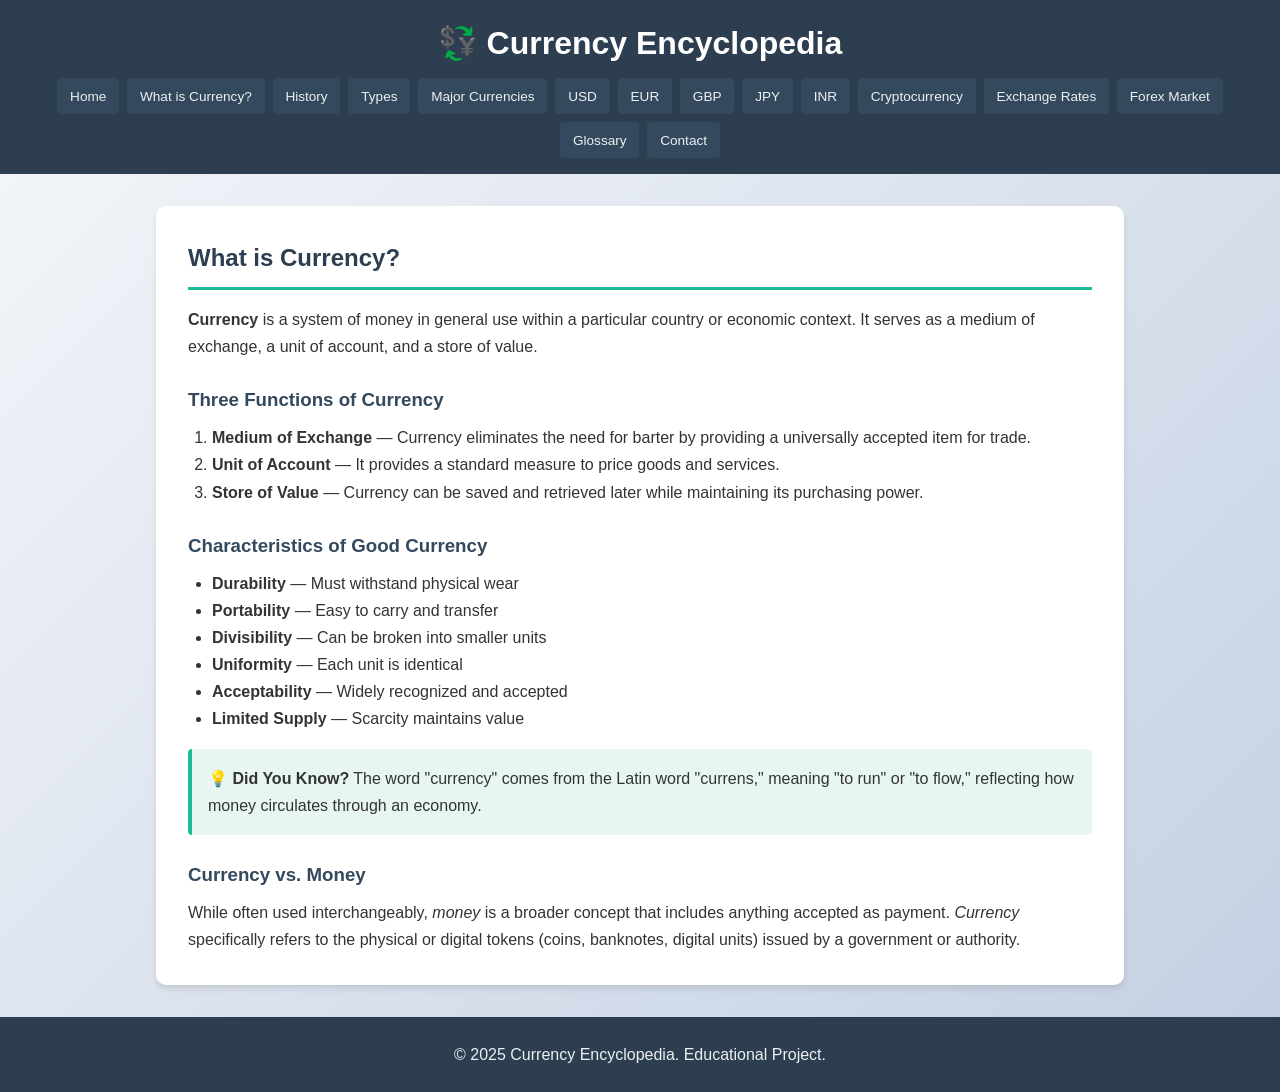
<file: what-is-currency.html>
<!DOCTYPE html>
<html lang="en">
<head>
  <meta charset="UTF-8">
  <meta name="viewport" content="width=device-width, initial-scale=1.0">
  <title>What is Currency? | Currency Encyclopedia</title>
  <link rel="stylesheet" href="style.css">
</head>
<body>
  <header>
    <h1>💱 Currency Encyclopedia</h1>
    <nav>
      <a href="index.html">Home</a>
      <a href="what-is-currency.html">What is Currency?</a>
      <a href="history.html">History</a>
      <a href="types.html">Types</a>
      <a href="major-currencies.html">Major Currencies</a>
      <a href="usd.html">USD</a>
      <a href="eur.html">EUR</a>
      <a href="gbp.html">GBP</a>
      <a href="jpy.html">JPY</a>
      <a href="inr.html">INR</a>
      <a href="crypto.html">Cryptocurrency</a>
      <a href="exchange.html">Exchange Rates</a>
      <a href="forex.html">Forex Market</a>
      <a href="glossary.html">Glossary</a>
      <a href="contact.html">Contact</a>
    </nav>
  </header>

  <main>
    <article>
      <h2>What is Currency?</h2>
      
      <p><strong>Currency</strong> is a system of money in general use within a particular country or economic context. It serves as a medium of exchange, a unit of account, and a store of value.</p>

      <h3>Three Functions of Currency</h3>
      <ol>
        <li><strong>Medium of Exchange</strong> — Currency eliminates the need for barter by providing a universally accepted item for trade.</li>
        <li><strong>Unit of Account</strong> — It provides a standard measure to price goods and services.</li>
        <li><strong>Store of Value</strong> — Currency can be saved and retrieved later while maintaining its purchasing power.</li>
      </ol>

      <h3>Characteristics of Good Currency</h3>
      <ul>
        <li><strong>Durability</strong> — Must withstand physical wear</li>
        <li><strong>Portability</strong> — Easy to carry and transfer</li>
        <li><strong>Divisibility</strong> — Can be broken into smaller units</li>
        <li><strong>Uniformity</strong> — Each unit is identical</li>
        <li><strong>Acceptability</strong> — Widely recognized and accepted</li>
        <li><strong>Limited Supply</strong> — Scarcity maintains value</li>
      </ul>

      <div class="info-box">
        <strong>💡 Did You Know?</strong> The word "currency" comes from the Latin word "currens," meaning "to run" or "to flow," reflecting how money circulates through an economy.
      </div>

      <h3>Currency vs. Money</h3>
      <p>While often used interchangeably, <em>money</em> is a broader concept that includes anything accepted as payment. <em>Currency</em> specifically refers to the physical or digital tokens (coins, banknotes, digital units) issued by a government or authority.</p>
    </article>
  </main>

  <footer>
    <p>&copy; 2025 Currency Encyclopedia. Educational Project.</p>
  </footer>
</body>
</html>
</file>
<file: style.css>
/* Reset & Base */
* {
  margin: 0;
  padding: 0;
  box-sizing: border-box;
}

body {
  font-family: 'Segoe UI', Tahoma, Geneva, Verdana, sans-serif;
  line-height: 1.7;
  background: linear-gradient(135deg, #f5f7fa 0%, #c3cfe2 100%);
  color: #333;
  min-height: 100vh;
}

/* Header */
header {
  background: #2c3e50;
  color: #fff;
  padding: 1rem 2rem;
  text-align: center;
}

header h1 {
  margin-bottom: 0.5rem;
}

nav {
  display: flex;
  flex-wrap: wrap;
  justify-content: center;
  gap: 0.5rem;
}

nav a {
  color: #ecf0f1;
  text-decoration: none;
  padding: 0.4rem 0.8rem;
  background: #34495e;
  border-radius: 4px;
  font-size: 0.85rem;
  transition: background 0.3s;
}

nav a:hover {
  background: #1abc9c;
}

/* Main Content */
main {
  max-width: 1000px;
  margin: 2rem auto;
  padding: 0 1rem;
}

.hero {
  text-align: center;
  padding: 2rem;
  background: #fff;
  border-radius: 10px;
  margin-bottom: 2rem;
  box-shadow: 0 4px 6px rgba(0,0,0,0.1);
}

.hero h2 {
  color: #2c3e50;
  margin-bottom: 0.5rem;
}

/* Cards */
.cards {
  display: grid;
  grid-template-columns: repeat(auto-fit, minmax(280px, 1fr));
  gap: 1.5rem;
}

.card {
  background: #fff;
  padding: 1.5rem;
  border-radius: 10px;
  box-shadow: 0 4px 6px rgba(0,0,0,0.1);
  transition: transform 0.3s;
}

.card:hover {
  transform: translateY(-5px);
}

.card h3 {
  color: #1abc9c;
  margin-bottom: 0.5rem;
}

.card a {
  color: #3498db;
  text-decoration: none;
  font-weight: bold;
}

/* Article Pages */
article {
  background: #fff;
  padding: 2rem;
  border-radius: 10px;
  box-shadow: 0 4px 6px rgba(0,0,0,0.1);
}

article h2 {
  color: #2c3e50;
  border-bottom: 3px solid #1abc9c;
  padding-bottom: 0.5rem;
  margin-bottom: 1rem;
}

article h3 {
  color: #34495e;
  margin-top: 1.5rem;
  margin-bottom: 0.5rem;
}

article ul, article ol {
  margin-left: 1.5rem;
  margin-bottom: 1rem;
}

article table {
  width: 100%;
  border-collapse: collapse;
  margin: 1rem 0;
}

article th, article td {
  border: 1px solid #ddd;
  padding: 0.75rem;
  text-align: left;
}

article th {
  background: #2c3e50;
  color: #fff;
}

article tr:nth-child(even) {
  background: #f9f9f9;
}

/* Info Box */
.info-box {
  background: #e8f6f3;
  border-left: 4px solid #1abc9c;
  padding: 1rem;
  margin: 1rem 0;
  border-radius: 4px;
}

/* Footer */
footer {
  text-align: center;
  padding: 1.5rem;
  background: #2c3e50;
  color: #ecf0f1;
  margin-top: 2rem;
}

/* Form Styles */
form {
  display: flex;
  flex-direction: column;
  gap: 1rem;
  max-width: 500px;
}

form label {
  font-weight: bold;
}

form input, form textarea {
  padding: 0.75rem;
  border: 1px solid #ddd;
  border-radius: 4px;
  font-size: 1rem;
}

form button {
  background: #1abc9c;
  color: #fff;
  border: none;
  padding: 0.75rem 1.5rem;
  border-radius: 4px;
  cursor: pointer;
  font-size: 1rem;
  transition: background 0.3s;
}

form button:hover {
  background: #16a085;
}

/* Responsive */
@media (max-width: 600px) {
  nav {
    flex-direction: column;
  }
  
  nav a {
    text-align: center;
  }
}
</file>
